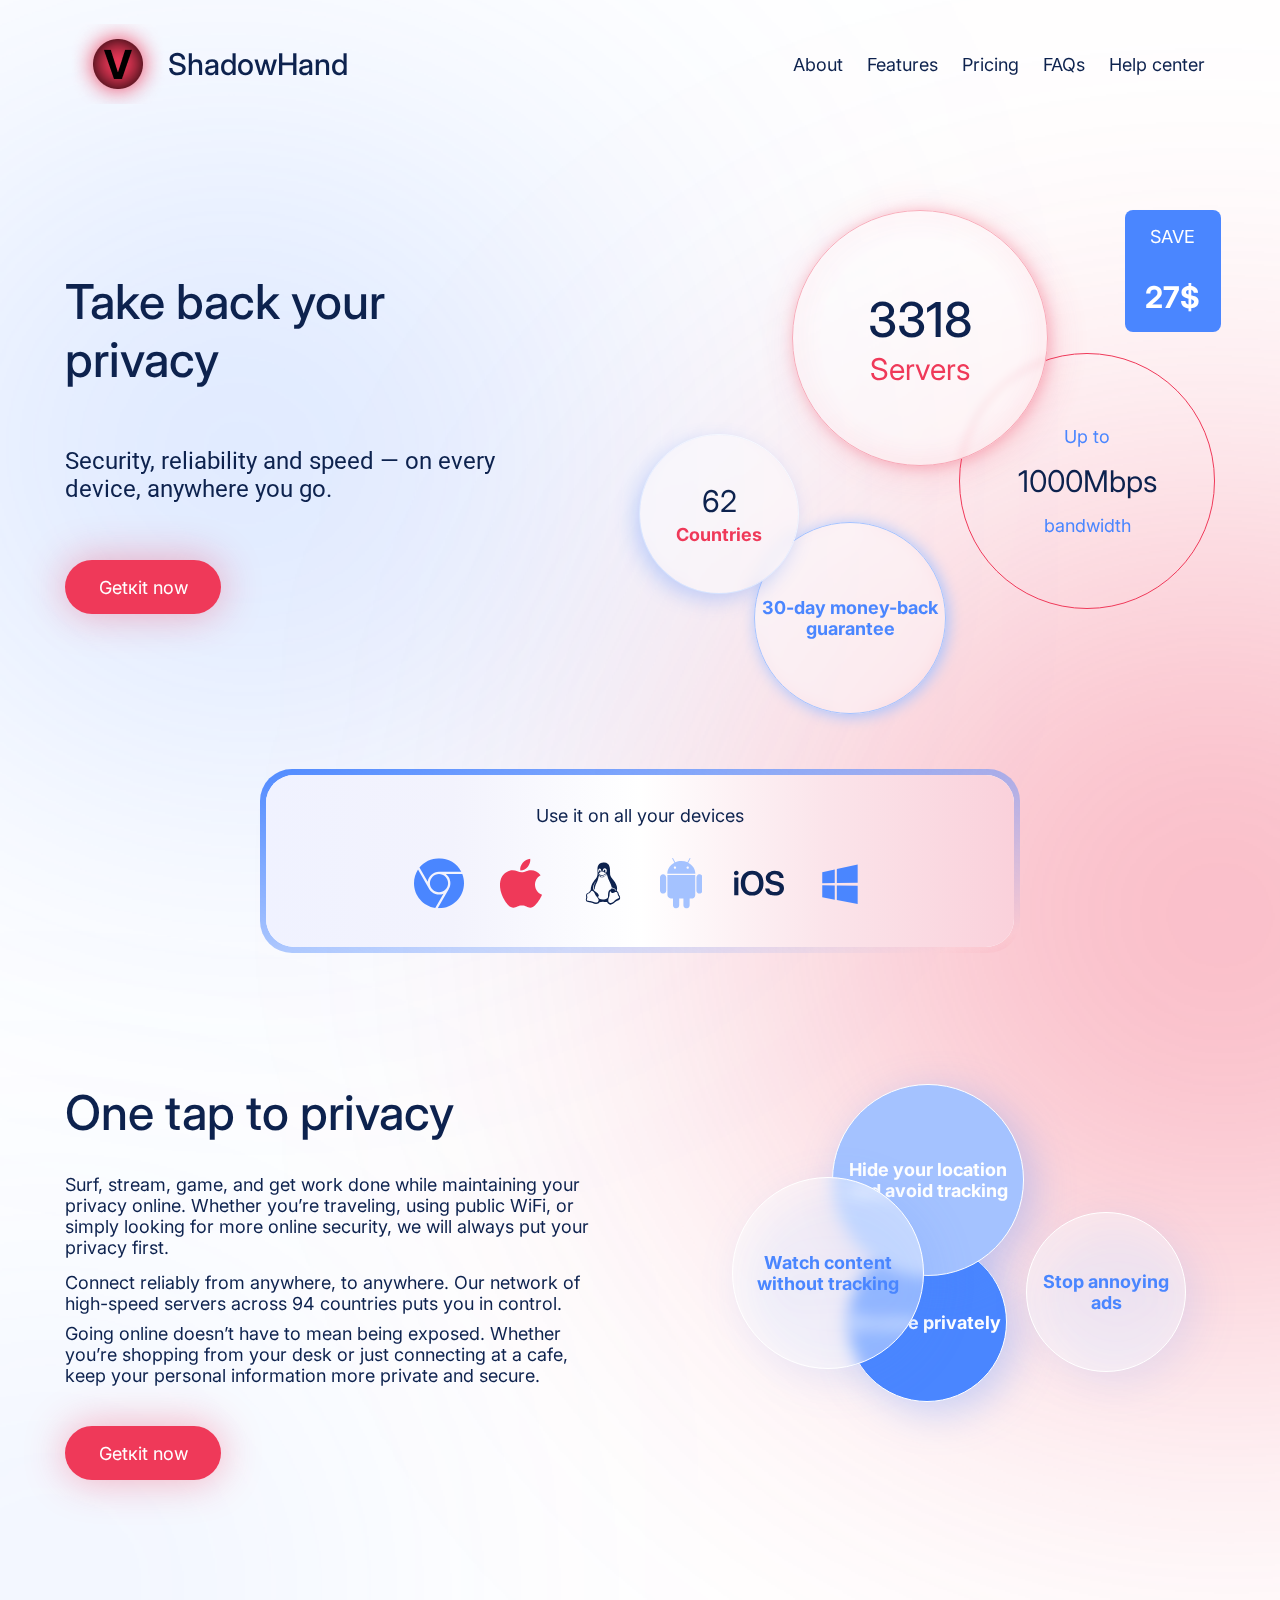
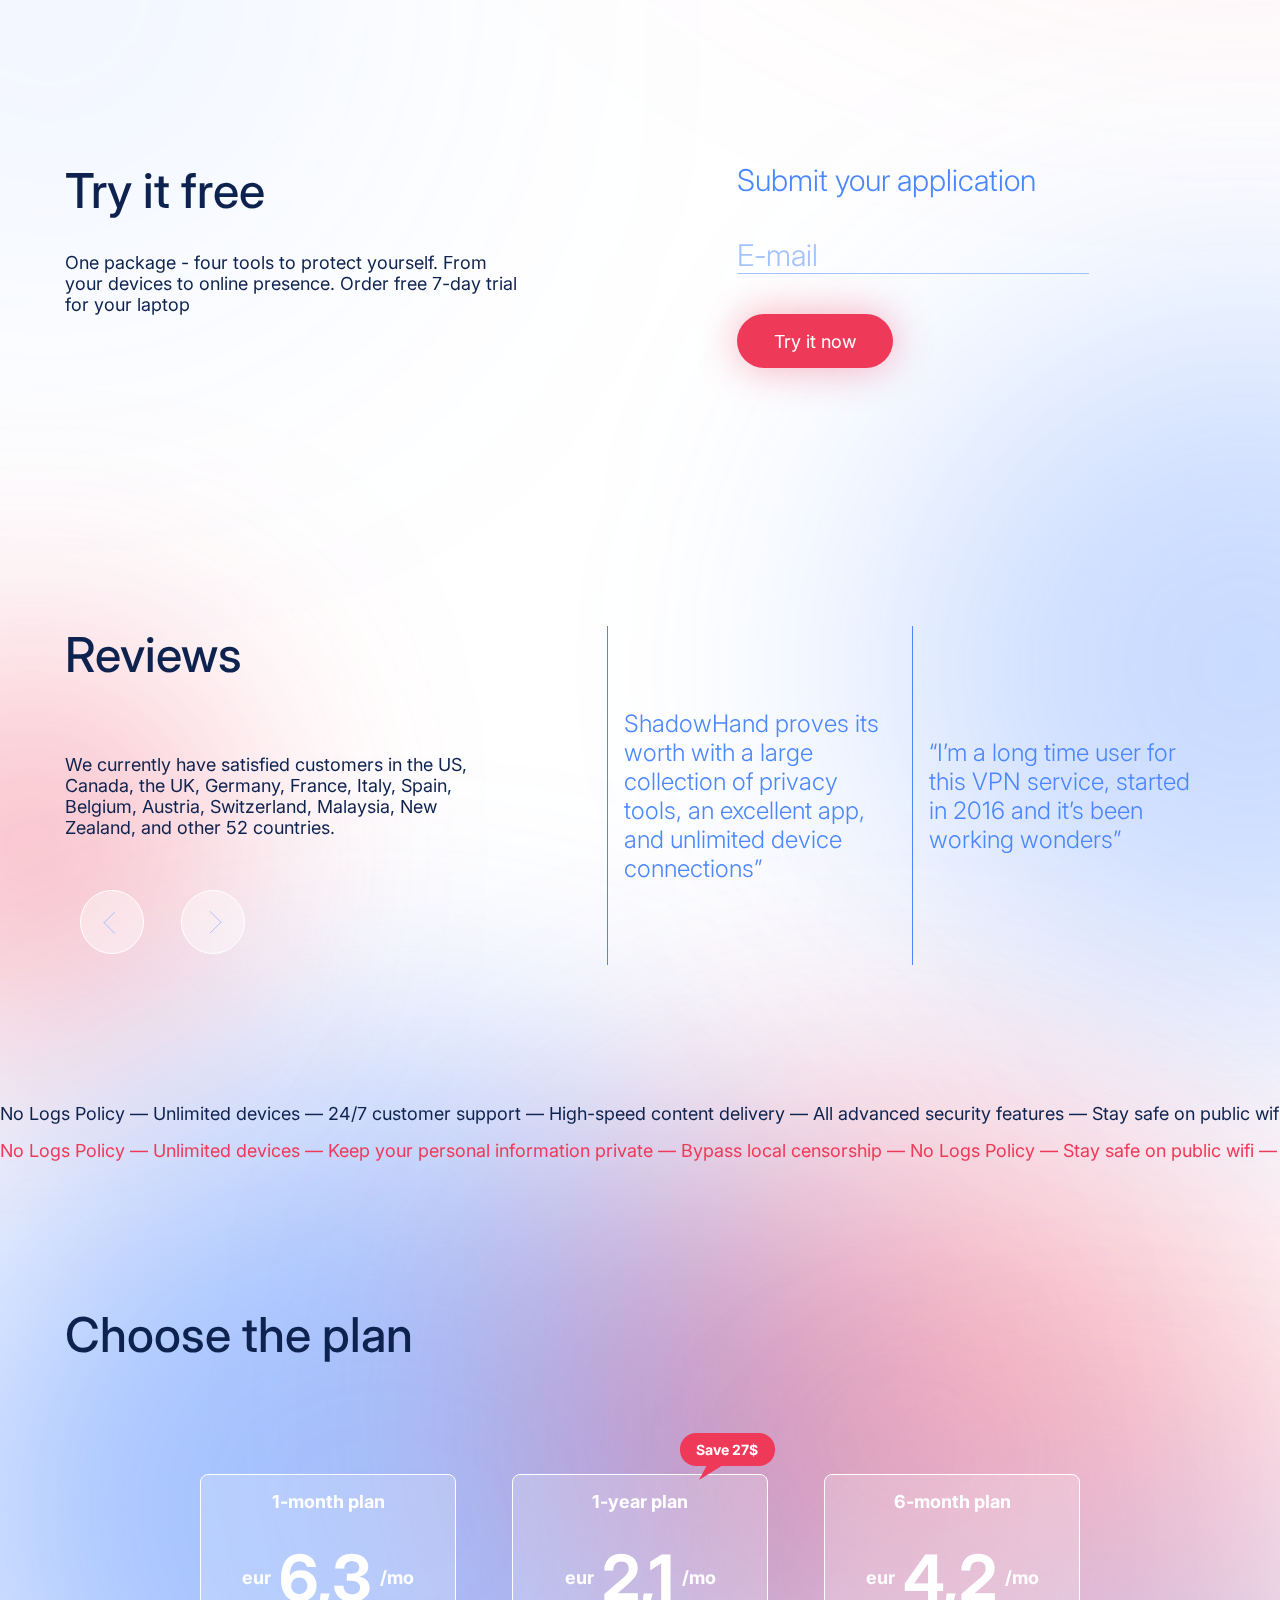
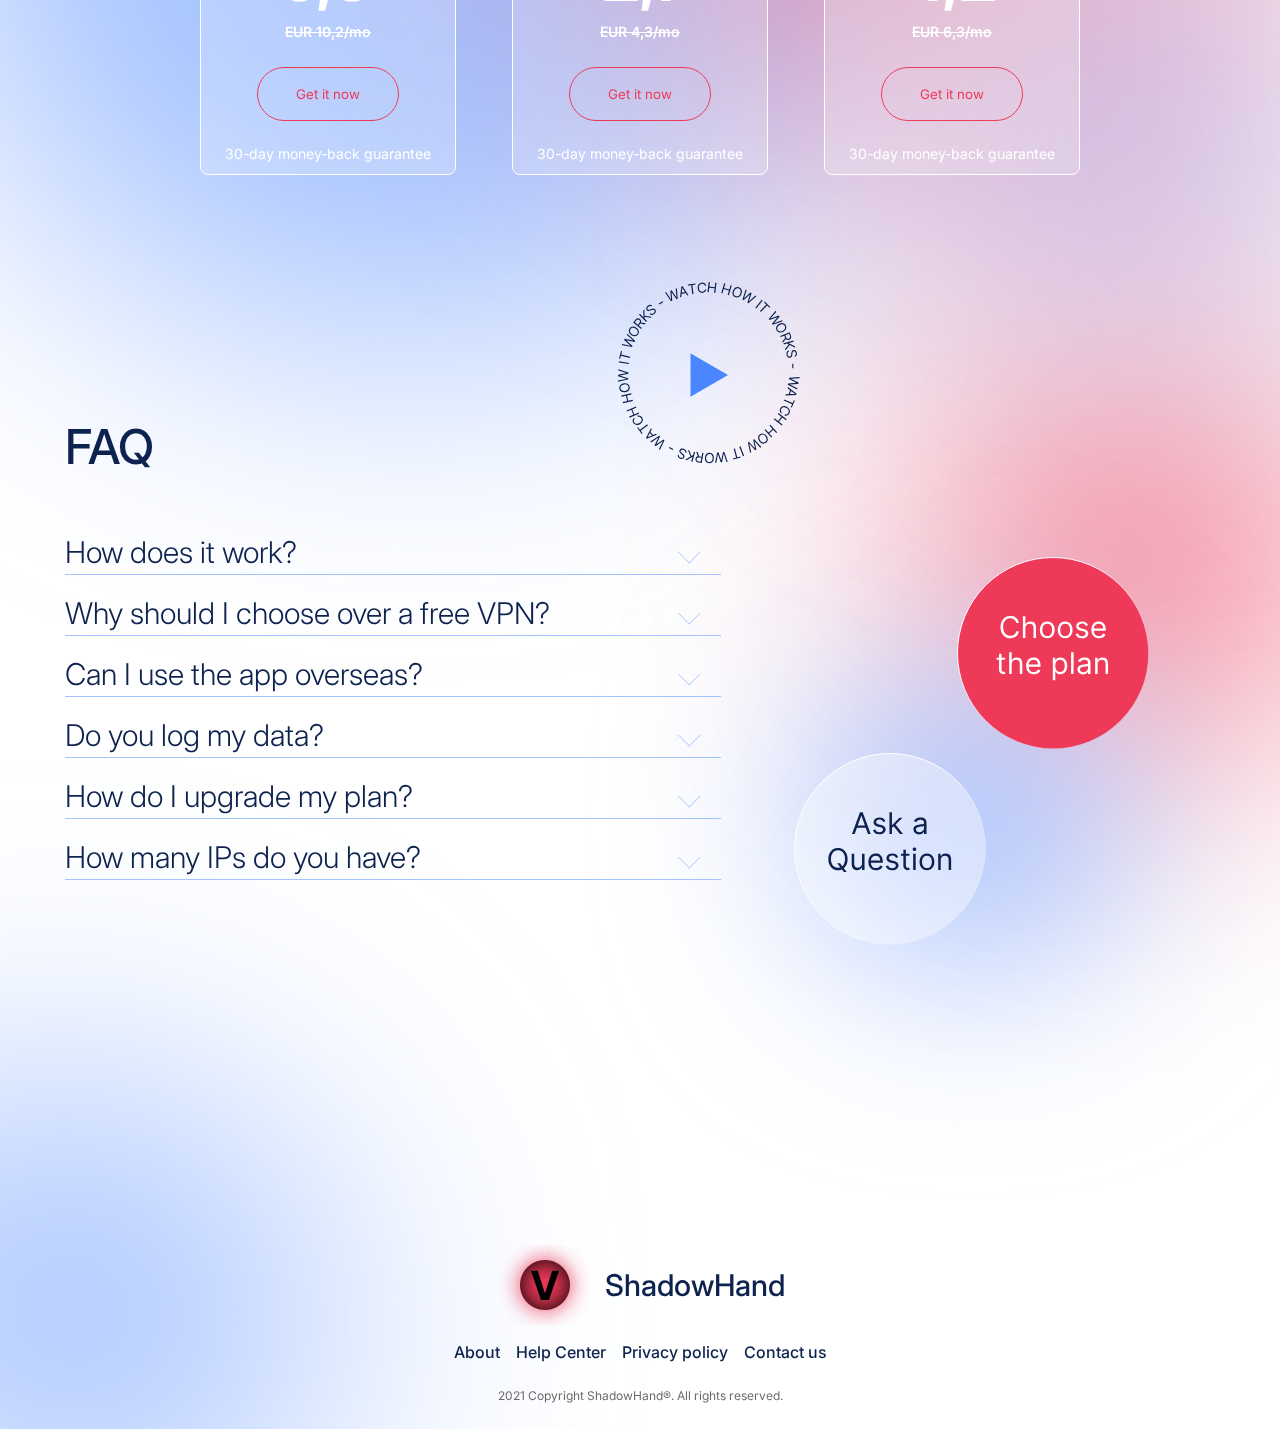
<file: index.html>
<!DOCTYPE html>
<html lang="en">
<head>
	<meta charset="UTF-8">
	<meta name="viewport" content="width=device-width, initial-scale=1.0">
	<title>ShadowHand</title>
	<!-- <link rel="stylesheet" href="https://cdn.jsdelivr.net/npm/swiper@10/swiper-bundle.min.css"/> -->
	<link rel="stylesheet" href="css/style.css">
</head>
<body>
	<div class="wrapper">
			<div class="bgr"></div>
			<div class="bgr2"></div>
			<div class="bgr3"></div>
			<div class="bgr4"></div>
			<div class="bgr5"></div>
			<div class="bgr6"></div>
			<header class="header">
				<div class="container header__container">
					<a href="#" class="header__logo">
						<img src="img/logo2 2.png" alt="">
						<h1>ShadowHand</h1>
					</a>
					<nav class=" header__menu menu">
						<div class="menu__icon">
							<span></span>
							<span></span>
							<span></span>
						</div>
						<div class="menu__body">
							<ul class="menu__list">
								<li class="menu__item"><a href="#popup" class="menu__link popup-link">About</a></li>
								<li class="menu__item"><a href="" class="menu__link">Features</a></li>
								<li class="menu__item"><a href="" class="menu__link">Pricing</a></li>
								<li class="menu__item"><a href="" class="menu__link">FAQs</a></li>
								<li class="menu__item"><a href="" class="menu__link">Help center</a></li>
							</ul>
						</div>
						<div class="space__cover"></div>
					</nav>
				</div>
			</header>
			<main class="main">
				<section class="main__cover cover">
					<div class="container">
						<div class="cover__content">
							<section class="cover__info info-cover block__info">
								<h2 class="info-cover__title block__title">Take back your privacy</h2>
								<p class="info-cover__text block__text">Security, reliability and speed — on every device, anywhere you go.</p>
								<a href="#" class="info-cover__button block__button">Getкit now</a>
							</section>
							<div class="cover__bubbles bubbles block-bubbles">
								<div class="bubbles__item item-bubble item-bubble--big1 block-bubbles__item layer" data-speed="2">
									<div>
										<h2>3318</h2>
										<span>Servers</span>
									</div>
								</div>
								<div class="bubbles__item item-bubble item-bubble--big2 block-bubbles__item layer" data-speed="5">
									<div>
										<span class="block-bubbles__label">Up to</span>
										<h3>1000Mbps</h3>
										<span class="block-bubbles__label">bandwidth</span>
									</div>
								</div>
								<div class="bubbles__item item-bubble block-bubbles__item block-bubbles__item--medium item-bubble--medium layer" data-speed="18">
									<div class="block-bubbles__label">30-day money-back <br>guarantee
									</div>
								</div>
								<div class="bubbles__item item-bubble item-bubble--small block-bubbles__item block-bubbles__item--small layer" data-speed="20">
									<div>
										<h4>62</h4>
										<span class="block-bubbles__label">Countries</span>
									</div>
								</div>
								<a href="#plan" class="bubbles__label label">
									<span class="label__text">SAVE</span>
									<span class="label__price">27$</span>
								</a>
							</div>
						</div>
							<div class="swiper-button-prev"></div>
							<div class="swiper-button-next"></div>
							<div class="swiper-pagination"></div>
							<div class="swiper-scrollbar"></div>
					</div>
				</section>
				<section class="main__apps apps">
					<div class="container">
						<div class="apps__box">
							<section class="apps__content">
								<div class="apps__bgr"></div>
								<h4 class="apps__title">Use it on all your devices</h4>
								<div class="apps__logos">
									<img src="img/icons/1.svg" alt="">
									<img src="img/icons/2.svg" alt="">
									<img src="img/icons/3.svg" alt="">
									<img src="img/icons/4.svg" alt="">
									<img src="img/icons/5.svg" alt="">
									<img src="img/icons/6.svg" alt="">
								</div>
							</section>
						</div>
					</div>
				</section>
				<section class="main__privacy privacy">
					<div class="container">
						<div class="privacy__content">
							<section class="privacy__info info-privacy block__info">
								<h2 class="info-privacy__title block__title">One tap to privacy</h2>
								<div class="info-privacy__text block__text">
									<p>Surf, stream, game, and get work done while maintaining your privacy online. Whether you’re traveling, using public
									WiFi, or simply looking for more online security, we will always put your privacy first.</p>
									<p>Connect reliably from anywhere, to anywhere. Our network of high-speed servers across 94 countries puts you in control.</p>
									<p>Going online doesn’t have to mean being exposed. Whether you’re shopping from your desk or just connecting at a cafe, keep your personal information more private and secure.</p>
								</div>
								<a href="#" class="info-privacy__button block__button">Getкit now</a>
							</section>
							<div class="privacy__bubbles bubbles block-bubbles">
								<div class="bubbles__item block-bubbles__item block-bubbles__item--medium privacy-bubble__item--medium1" data-speed="8">
									<div class="block-bubbles__label">Hide your location <br>and avoid tracking
									</div>
								</div>
								<div class="bubbles__item block-bubbles__item block-bubbles__item--medium privacy-bubble__item--medium2" data-speed="8">
									<div class="block-bubbles__label">Watch content <br>without tracking
									</div>
								</div>
								<div class="bubbles__item block-bubbles__item block-bubbles__item--small privacy-bubble__item--small1"
									data-speed="6">
									<div class="block-bubbles__label">Stop annoying <br>ads</div>
								</div>
								<div class="bubbles__item block-bubbles__item block-bubbles__item--small privacy-bubble__item--small2" data-speed="6">
									<div class="block-bubbles__label">Browse privately</div>
								</div>
							</div>
						</div>
					</div>
				</section>
				<section class="main__try try">
					<div class="container">
						<div class="try__content content-try">
							<section class="content-try__info block__info">
								<h3 class="content-try__title block__title">Try it free</h3>
								<p class="content-try__text block__text">One package - four tools to protect yourself. From your devices to online presence. Order free 7-day trial for your
								laptop</p>
							</section>
							<div class="content-try__subscribe subscribe">
								<p class="subscribe__label">Submit your application</p>
								<input name="form" type="email" placeholder="E-mail" class="subscribe__input">
								<a href="#" class="subscribe__button block__button">Try it now</a>
							</div>
						</div>
					</div>
				</section>
				<section class="main__reviews reviews">
					<div class="container">
						<div class="reviews__content">
							<div class="reviews__info block__info">
								<h4 class="reviews__title block__title">Reviews</h4>
								<p class="reviews__text block__text">We currently have satisfied customers in the US, Canada, the UK, Germany, France, Italy, Spain, Belgium, Austria,
								Switzerland, Malaysia, New Zealand, and other 52 countries.</p>
								<div class="slider-reviews__buttons">
									<button class="slider-reviews__prev">
										<svg width="23" height="23" viewBox="0 0 23 23" fill="none" xmlns="http://www.w3.org/2000/svg">
											<g id="arrow">
												<line id="Line 3" x1="0.726097" y1="12.0398" x2="12.0398" y2="0.72614" stroke="#A4C2FF" />
												<line id="Line 4" x1="12.0398" y1="22.6464" x2="0.72611" y2="11.3327" stroke="#A4C2FF" />
											</g>
										</svg>
									</button>
									<button class="slider-reviews__next">
										<svg width="23" height="23" viewBox="0 0 23 23" xmlns="http://www.w3.org/2000/svg">
											<g id="arrow">
												<line id="Line 3" x1="22.2739" y1="10.9602" x2="10.9602" y2="22.2739" stroke="#A4C2FF" />
												<line id="Line 4" x1="10.9602" y1="0.353554" x2="22.2739" y2="11.6673" stroke="#A4C2FF" />
											</g>
										</svg>
									</button>
								</div>
							</div>
							<div class="reviews__slider slider-reviews">
								<div class="slider-reviews__line">
									<div class="slider-reviews__slide slide-review">
										<p>
											ShadowHand proves its worth with a large collection of privacy tools, an
												excellent
												app, and unlimited device
												connections”
										</p>
									</div>
									<div class="slider-reviews__slide slide-review">
										<p>
											“I’m a long time user for this VPN service, started in 2016 and it’s been working
												wonders”
										</p>
									</div>
									<div class="slider-reviews__slide slide-review">
										Lorem ipsum dolor sit amet consectetur adipisicing elit. Ut beatae, quod possimus doloribus inventore id officia! Sint nobis ut incidunt adipisci expedita cupiditate qui, reprehenderit illo totam eos vel quae.
									</div>
									<div class="slider-reviews__slide slide-review">
										<p>Lorem ipsum dolor, sit amet consectetur adipisicing elit. Quod, quidem? Quos doloribus assumenda, unde inventore optio accusamus id blanditiis soluta omnis itaque, nesciunt delectus sunt ipsum nobis officiis, quod ipsam.</p>
									</div>
									<div class="slider-reviews__slide slide-review">
									“I’m a long time user for this VPN service, started in 2016 and it’s been working
									wonders”
									ShadowHand proves its worth with a large collection of privacy tools, an
										excellent
										app, and unlimited device
										connections”
									</div>
									<div class="slider-reviews__slide slide-review">
										“I’m a long time user for this VPN service, started in 2016 and it’s been working
										wonders”
									</div>
								</div>
							</div>
						</div>
					</div>
				</section>
				<div class="main__running running">
					<div class="running__black">
						<p>No Logs Policy — Unlimited devices — 24/7 customer support — High-speed content delivery — All advanced security
						features — Stay safe on public wifi — Based in Switzerland —</p>
						<p>No Logs Policy — Unlimited devices — 24/7 customer support — High-speed content delivery — All advanced security
						features — Stay safe on public wifi — Based in Switzerland —</p> 
					</div>
					<div class="running__red">
						<p>
							No Logs Policy — Unlimited devices — Keep your personal information private — Bypass local censorship — No Logs Policy — Stay safe on public wifi — Based in Switzerland —
						</p>
						<p>
							No Logs Policy — Unlimited devices — Keep your personal information private — Bypass local censorship — No Logs Policy
							— Stay safe on public wifi — Based in Switzerland —
						</p>
				</div>
				</div>
				<section class="main__plan plan" id="plan">
					<div class="container">
						<div class="plan__content">
							<h5 class="plan__title block__title">Choose the plan</h5>
							<div class="plan__cards cards-plan">
								<a href="#" class="cards-plan__item item-plan">
									<div class="item-plan__content">
										<div class="item-plan__label">1-month plan</div>
										<div class="item-plan__price">
											eur <span>6,3</span> /mo
										</div>
										<div class="item-plan__discount">EUR 10,2/mo</div>
										<button class="item-plan__button">Get it now</button>
										<div class="item-plan__quote">30-day money-back guarantee</div>
									</div>
								</a>
								<a href="#" class="cards-plan__item item-plan item-plan--2">
									<div class="item-plan--2__dialogue">Save 27$</div>
									<div class="item-plan__content">
										<div class="item-plan__label">1-year plan</div>
										<div class="item-plan__price">
											eur <span>2,1</span> /mo
										</div>
										<div class="item-plan__discount">EUR 4,3/mo</div>
										<button class="item-plan__button">Get it now</button>
										<div class="item-plan__quote">30-day money-back guarantee</div>
									</div>
								</a>
								<a href="#" class="cards-plan__item item-plan">
									<div class="item-plan__content">
										<div class="item-plan__label">6-month plan</div>
										<div class="item-plan__price">
											eur <span>4,2</span> /mo
										</div>
										<div class="item-plan__discount">EUR 6,3/mo</div>
										<button class="item-plan__button">Get it now</button>
										<div class="item-plan__quote">30-day money-back guarantee</div>
									</div>
								</a>
							</div>
						</div>
					</div>
				</section>
				<div class="main__video video">
					<div class="video__content">
						<a href="#popup" class="video__button popup-link">
							<svg width="194" height="194" viewBox="0 0 194 194" fill="none" xmlns="http://www.w3.org/2000/svg">
								<path
									d="M177.169 101.75L176.921 102.999L184.442 106.784L184.426 106.862L176.03 107.485L175.782 108.733L185.226 113.448L185.47 112.219L177.751 108.516L177.771 108.419L186.327 107.909L186.598 106.543L178.887 102.801L178.906 102.704L187.454 102.233L187.699 101.004L177.169 101.75Z"
									fill="#0D224E" />
								<path
									d="M175.616 112.347L178.05 114.202L176.794 118.122L173.735 118.217L173.341 119.448L184.178 118.995L184.566 117.783L176.011 111.116L175.616 112.347ZM178.973 114.905L182.85 117.859L182.826 117.935L177.954 118.086L178.973 114.905Z"
									fill="#0D224E" />
								<path
									d="M181.874 124.181L180.583 127.111L172.267 123.446L171.769 124.574L180.086 128.239L178.795 131.169L179.795 131.61L182.875 124.622L181.874 124.181Z"
									fill="#0D224E" />
								<path
									d="M172.449 139.39C174.442 140.119 176.35 139.301 177.385 137.534C178.702 135.286 177.924 132.641 175.144 131.012C172.364 129.384 169.676 129.999 168.359 132.247C167.324 134.014 167.544 136.079 169.154 137.46L169.778 136.396C168.71 135.425 168.671 133.996 169.355 132.83C170.289 131.234 172.259 130.705 174.541 132.042C176.823 133.379 177.325 135.355 176.39 136.951C175.706 138.118 174.441 138.782 173.072 138.326L172.449 139.39Z"
									fill="#0D224E" />
								<path
									d="M166.565 136.967L165.814 137.945L169.428 140.717L166.123 145.025L162.51 142.253L161.759 143.231L169.837 149.429L170.588 148.45L166.991 145.69L170.295 141.383L173.893 144.143L174.643 143.165L166.565 136.967Z"
									fill="#0D224E" />
								<path
									d="M158.343 148.717L157.431 149.547L160.496 152.915L156.48 156.568L153.415 153.2L152.503 154.03L159.355 161.561L160.267 160.731L157.216 157.378L161.232 153.724L164.283 157.078L165.195 156.248L158.343 148.717Z"
									fill="#0D224E" />
								<path
									d="M147.285 165.125C149.142 167.758 151.844 168.311 153.973 166.809C156.102 165.308 156.488 162.577 154.631 159.945C152.774 157.312 150.073 156.76 147.944 158.261C145.815 159.763 145.429 162.493 147.285 165.125ZM148.261 164.438C146.736 162.276 147.097 160.27 148.609 159.204C150.12 158.138 152.131 158.471 153.656 160.632C155.18 162.794 154.819 164.801 153.308 165.866C151.797 166.932 149.785 166.599 148.261 164.438Z"
									fill="#0D224E" />
								<path
									d="M142.292 163.275L141.157 163.852L142.835 172.102L142.764 172.138L137.081 165.927L135.947 166.504L138.084 176.841L139.201 176.273L137.336 167.917L137.424 167.872L143.118 174.279L144.358 173.648L142.528 165.274L142.617 165.229L148.275 171.654L149.391 171.086L142.292 163.275Z"
									fill="#0D224E" />
								<path d="M130.946 180.185L132.097 179.743L128.449 170.238L127.298 170.68L130.946 180.185Z" fill="#0D224E" />
								<path
									d="M128.361 180.5L125.267 181.326L122.923 172.545L121.732 172.863L124.076 181.644L120.983 182.47L121.265 183.527L128.643 181.557L128.361 180.5Z"
									fill="#0D224E" />
								<path
									d="M112.304 175.936L111.034 176.014L109.291 184.251L109.212 184.256L106.469 176.296L105.198 176.375L103.048 186.709L104.298 186.632L105.91 178.224L106.01 178.218L108.685 186.361L110.074 186.275L111.726 177.864L111.825 177.858L114.461 186.004L115.711 185.926L112.304 175.936Z"
									fill="#0D224E" />
								<path
									d="M92.9108 181.789C92.6996 185.003 94.4531 187.131 97.0526 187.302C99.6522 187.473 101.669 185.592 101.88 182.378C102.091 179.163 100.338 177.035 97.7382 176.864C95.1387 176.694 93.1219 178.574 92.9108 181.789ZM94.1014 181.867C94.2747 179.228 95.8172 177.894 97.6626 178.015C99.5081 178.136 100.863 179.66 100.689 182.3C100.516 184.939 98.9737 186.272 97.1282 186.151C95.2828 186.03 93.928 184.506 94.1014 181.867Z"
									fill="#0D224E" />
								<path
									d="M91.4403 177.05L90.2249 176.842L89.5546 180.762L87.3592 180.387C87.271 180.372 87.1877 180.358 87.1035 180.348L85.6577 176.061L84.2464 175.82L85.8064 180.353C84.4528 180.571 83.6765 181.512 83.4486 182.845C83.1453 184.619 83.9809 186.104 86.3331 186.506L89.7242 187.086L91.4403 177.05ZM89.3669 181.86L88.6933 185.8L86.5567 185.435C84.9297 185.156 84.4382 184.255 84.6443 183.05C84.8504 181.844 85.6034 181.216 87.2107 181.491L89.3669 181.86Z"
									fill="#0D224E" />
								<path
									d="M83.1491 176.121L81.9628 175.785L81.0632 178.961L79.4485 179.992L77.3325 174.473L75.8975 174.067L78.4883 180.608L73.1227 183.863L74.6725 184.302L80.4498 180.689L80.5646 180.721L79.1881 185.581L80.3744 185.917L83.1491 176.121Z"
									fill="#0D224E" />
								<path
									d="M66.9717 179.314L65.8626 178.874C65.3469 180.322 66.2404 181.912 68.0704 182.638C69.8819 183.357 71.7232 182.868 72.3539 181.278C72.86 180.003 72.2364 178.878 70.9263 177.866L69.8938 177.071C69.0057 176.398 68.2577 175.695 68.6318 174.752C69.0425 173.717 70.312 173.429 71.6244 173.95C72.752 174.397 73.5521 175.292 73.2192 176.401L74.4022 176.87C74.9073 175.274 74.0684 173.721 72.0351 172.915C69.8539 172.049 68.1387 172.759 67.53 174.294C66.826 176.068 68.2807 177.309 69.1577 177.956L70.0163 178.596C70.6453 179.06 71.6262 179.877 71.2228 180.893C70.8635 181.799 69.7677 182.135 68.5107 181.636C67.3647 181.181 66.7122 180.291 66.9717 179.314Z"
									fill="#0D224E" />
								<path d="M56.8945 171.879L60.7709 174.074L61.3098 173.122L57.4334 170.927L56.8945 171.879Z" fill="#0D224E" />
								<path
									d="M52.4616 164.362L51.4986 163.53L44.4931 168.199L44.4329 168.147L48.0381 160.539L47.0751 159.707L38.311 165.59L39.2589 166.409L46.2912 161.526L46.3664 161.591L42.584 169.283L43.6372 170.193L50.6996 165.336L50.7749 165.401L46.9624 173.067L47.9103 173.886L52.4616 164.362Z"
									fill="#0D224E" />
								<path
									d="M43.9878 157.722L41.1743 158.926L38.3822 155.901L39.8063 153.193L38.9295 152.243L33.9838 161.896L34.8471 162.831L44.8646 158.672L43.9878 157.722ZM40.1076 159.383L35.6261 161.3L35.5721 161.242L37.8415 156.928L40.1076 159.383Z"
									fill="#0D224E" />
								<path
									d="M30.5951 157.317L28.6834 154.749L35.9738 149.323L35.2376 148.333L27.9473 153.76L26.0356 151.191L25.1582 151.844L29.7177 157.97L30.5951 157.317Z"
									fill="#0D224E" />
								<path
									d="M22.0367 141.663C20.4209 143.038 20.1938 145.102 21.2226 146.873C22.5311 149.126 25.2167 149.75 28.0025 148.132C30.7882 146.514 31.5761 143.872 30.2677 141.619C29.2389 139.848 27.3337 139.023 25.3384 139.745L25.9576 140.811C27.3284 140.36 28.5911 141.029 29.2703 142.198C30.1992 143.798 29.6902 145.772 27.4032 147.101C25.1161 148.429 23.1489 147.893 22.22 146.294C21.5407 145.124 21.5849 143.696 22.656 142.729L22.0367 141.663Z"
									fill="#0D224E" />
								<path
									d="M27.0365 137.76L26.5562 136.624L22.362 138.398L20.2471 133.398L24.4414 131.624L23.9611 130.489L14.5836 134.455L15.0639 135.59L19.2398 133.824L21.3547 138.824L17.1787 140.591L17.659 141.726L27.0365 137.76Z"
									fill="#0D224E" />
								<path
									d="M20.9253 124.973L20.6528 123.771L16.2114 124.777L15.0117 119.482L19.4531 118.476L19.1806 117.274L9.25054 119.524L9.523 120.726L13.945 119.724L15.1447 125.019L10.7227 126.021L10.9952 127.223L20.9253 124.973Z"
									fill="#0D224E" />
								<path
									d="M12.097 107.212C8.89035 107.522 7.07299 109.595 7.32373 112.188C7.57447 114.781 9.7555 116.469 12.9621 116.158C16.1688 115.848 17.9861 113.775 17.7354 111.182C17.4847 108.589 15.3036 106.901 12.097 107.212ZM12.2118 108.399C14.8444 108.145 16.4093 109.452 16.5873 111.293C16.7653 113.133 15.4799 114.716 12.8473 114.971C10.2147 115.225 8.64979 113.918 8.47178 112.077C8.29378 110.237 9.57922 108.654 12.2118 108.399Z"
									fill="#0D224E" />
								<path
									d="M16.1344 103.576L16.1983 102.305L8.2075 99.654L8.21149 99.5746L16.4276 97.7371L16.4914 96.466L6.46202 93.1748L6.3992 94.4261L14.5747 96.9671L14.5697 97.0664L6.17882 98.8154L6.10902 100.206L14.2825 102.786L14.2775 102.886L5.88864 104.595L5.82582 105.846L16.1344 103.576Z"
									fill="#0D224E" />
								<path d="M7.07634 85.335L6.88719 86.5534L16.9485 88.1154L17.1376 86.897L7.07634 85.335Z" fill="#0D224E" />
								<path
									d="M8.09273 82.7245L8.91843 79.6311L17.6991 81.9749L18.0171 80.7836L9.23641 78.4399L10.0621 75.3465L9.00536 75.0644L7.03598 82.4424L8.09273 82.7245Z"
									fill="#0D224E" />
								<path
									d="M19.9786 71.1211L20.5432 69.9805L14.2689 64.3669L14.3042 64.2956L22.5725 65.8815L23.1372 64.7409L15.2476 57.7284L14.6917 58.8512L21.1794 64.4374L21.1353 64.5265L12.7419 62.7899L12.1242 64.0374L18.5943 69.6592L18.5502 69.7483L10.1744 67.976L9.61851 69.0988L19.9786 71.1211Z"
									fill="#0D224E" />
								<path
									d="M24.3664 51.6669C21.6806 49.888 18.9628 50.3539 17.5243 52.5258C16.0857 54.6978 16.7171 57.3819 19.403 59.1609C22.0888 60.9398 24.8066 60.4739 26.2451 58.3019C27.6837 56.13 27.0523 53.4459 24.3664 51.6669ZM23.7076 52.6617C25.9127 54.1222 26.3048 56.1231 25.2835 57.665C24.2623 59.2069 22.2669 59.6266 20.0618 58.1661C17.8567 56.7056 17.4646 54.7046 18.4859 53.1627C19.5071 51.6208 21.5025 51.2012 23.7076 52.6617Z"
									fill="#0D224E" />
								<path
									d="M29.0629 52.9124L29.845 51.9593L26.7706 49.4361L28.1836 47.7145C28.2404 47.6453 28.294 47.5799 28.3437 47.5115L32.7846 48.3776L33.6929 47.2708L28.9814 46.3819C29.4625 45.0981 29.0287 43.9575 27.9834 43.0996C26.5922 41.9578 24.8887 41.949 23.3748 43.7937L21.1923 46.4531L29.0629 52.9124ZM25.9098 48.7297L22.8199 46.1939L24.1951 44.5183C25.2422 43.2424 26.2685 43.2614 27.2139 44.0373C28.1593 44.8132 28.332 45.7782 27.2975 47.0387L25.9098 48.7297Z"
									fill="#0D224E" />
								<path
									d="M34.1772 45.9307L35.0554 45.0652L32.7381 42.714L32.6395 40.8009L38.4829 41.6871L39.5452 40.6401L32.5775 39.6614L32.3981 33.3884L31.2508 34.5191L31.5389 41.3272L31.4539 41.411L27.9082 37.8134L27.0301 38.6789L34.1772 45.9307Z"
									fill="#0D224E" />
								<path
									d="M39.1675 30.455L40.098 29.7081C39.0938 28.5443 37.27 28.5355 35.7346 29.7678C34.2147 30.9876 33.73 32.8301 34.8004 34.1638C35.6593 35.234 36.9451 35.2475 38.4721 34.6084L39.6732 34.1034C40.6974 33.6639 41.6784 33.3611 42.3132 34.1521C43.0102 35.0206 42.6333 36.2666 41.5321 37.1503C40.5861 37.9096 39.4125 38.163 38.613 37.3257L37.6204 38.1223C38.759 39.3504 40.5232 39.388 42.2292 38.0188C44.0593 36.5501 44.2893 34.708 43.2562 33.4208C42.0612 31.9319 40.264 32.5838 39.2678 33.0264L38.2871 33.4565C37.5732 33.7744 36.3782 34.2235 35.6936 33.3705C35.0837 32.6105 35.3335 31.4921 36.3882 30.6457C37.3497 29.8739 38.4459 29.7464 39.1675 30.455Z"
									fill="#0D224E" />
								<path d="M50.6262 25.2856L46.8077 27.5795L47.3709 28.5171L51.1895 26.2232L50.6262 25.2856Z" fill="#0D224E" />
								<path
									d="M59.0324 25.1957L60.2306 24.7665L59.6102 16.3703L59.6851 16.3435L64.5366 23.2242L65.7348 22.795L64.9225 12.2707L63.743 12.6932L64.5361 21.2176L64.4425 21.2511L59.6055 14.1751L58.295 14.6445L59.0507 23.1824L58.957 23.2159L54.1575 16.1265L52.9781 16.549L59.0324 25.1957Z"
									fill="#0D224E" />
								<path
									d="M69.266 20.9291L69.616 17.8892L73.6272 16.9643L75.2731 19.5439L76.5327 19.2535L70.6018 10.1721L69.3616 10.458L68.0064 21.2195L69.266 20.9291ZM69.7481 16.7363L70.3049 11.8936L70.3824 11.8757L73.0036 15.9856L69.7481 16.7363Z"
									fill="#0D224E" />
								<path
									d="M75.988 9.5242L79.1654 9.13038L80.2833 18.1494L81.5069 17.9978L80.389 8.97872L83.5664 8.5849L83.4318 7.49945L75.8535 8.43876L75.988 9.5242Z"
									fill="#0D224E" />
								<path
									d="M94.2575 9.76741C93.8636 7.68232 92.1837 6.4623 90.1354 6.47812C87.5304 6.49823 85.6568 8.52128 85.6816 11.7428C85.7065 14.9643 87.6112 16.9581 90.2162 16.938C92.2644 16.9222 93.9253 15.6764 94.287 13.5855L93.0541 13.595C92.7667 15.0092 91.5595 15.7742 90.2073 15.7847C88.3579 15.7989 86.8952 14.3784 86.8748 11.7336C86.8544 9.08875 88.295 7.64577 90.1443 7.63149C91.4966 7.62105 92.7154 8.36734 93.0246 9.77693L94.2575 9.76741Z"
									fill="#0D224E" />
								<path
									d="M95.4538 16.0329L96.678 16.1799L97.2208 11.6583L102.611 12.3054L102.068 16.8269L103.292 16.9739L104.506 6.86465L103.282 6.7177L102.741 11.2195L97.3512 10.5724L97.8916 6.07062L96.6674 5.92366L95.4538 16.0329Z"
									fill="#0D224E" />
								<path
									d="M109.27 16.9698L110.449 17.3282L111.773 12.9708L116.968 14.5489L115.644 18.9062L116.824 19.2646L119.783 9.52245L118.604 9.16406L117.286 13.5024L112.091 11.9243L113.409 7.58599L112.229 7.2276L109.27 16.9698Z"
									fill="#0D224E" />
								<path
									d="M129.306 18.144C130.627 15.2057 129.728 12.5992 127.352 11.5309C124.976 10.4626 122.429 11.5198 121.108 14.4581C119.787 17.3964 120.687 20.003 123.063 21.0712C125.439 22.1395 127.985 21.0823 129.306 18.144ZM128.218 17.6547C127.134 20.067 125.222 20.7776 123.536 20.0192C121.849 19.2609 121.112 17.3597 122.196 14.9474C123.281 12.5351 125.192 11.8245 126.879 12.5829C128.566 13.3413 129.303 15.2424 128.218 17.6547Z"
									fill="#0D224E" />
								<path
									d="M130.505 23.4555L131.576 24.1427L137.848 18.5265L137.915 18.5694L135.426 26.6121L136.497 27.2993L144.338 20.2322L143.283 19.5558L137.015 25.387L136.931 25.3333L139.584 17.1829L138.412 16.4313L132.111 22.2411L132.027 22.1874L134.713 14.0585L133.659 13.3821L130.505 23.4555Z"
									fill="#0D224E" />
								<path d="M150.644 24.5171L149.68 23.7489L143.336 31.7128L144.3 32.481L150.644 24.5171Z" fill="#0D224E" />
								<path
									d="M152.048 26.3854L154.337 28.6245L147.981 35.1204L148.862 35.9827L155.218 29.4868L157.507 31.7259L158.271 30.9441L152.813 25.6036L152.048 26.3854Z"
									fill="#0D224E" />
								<path
									d="M156.715 42.8763L157.43 43.9296L165.406 41.2349L165.45 41.3008L159.997 47.7149L160.711 48.7682L170.701 45.357L169.997 44.3202L161.94 47.214L161.884 47.1317L167.53 40.683L166.749 39.5309L158.669 42.3918L158.614 42.3095L164.282 35.8937L163.579 34.8569L156.715 42.8763Z"
									fill="#0D224E" />
								<path
									d="M171.257 55.8563C174.122 54.3844 175.046 51.7862 173.855 49.4689C172.665 47.1516 170.015 46.3889 167.15 47.8608C164.284 49.3328 163.36 51.931 164.551 54.2483C165.741 56.5656 168.391 57.3283 171.257 55.8563ZM170.711 54.795C168.359 56.0035 166.422 55.3664 165.577 53.7213C164.732 52.0762 165.342 50.1306 167.695 48.9222C170.047 47.7137 171.984 48.3508 172.829 49.9959C173.674 51.641 173.064 53.5865 170.711 54.795Z"
									fill="#0D224E" />
								<path
									d="M168.154 59.9003L168.595 61.0514L172.309 59.6263L173.107 61.7057C173.139 61.7892 173.169 61.8681 173.204 61.9452L170.256 65.3773L170.769 66.714L173.871 63.0579C174.749 64.1108 175.955 64.2976 177.217 63.8131C178.897 63.1682 179.747 61.6918 178.892 59.4639L177.659 56.252L168.154 59.9003ZM173.348 59.2272L177.08 57.795L177.857 59.8187C178.448 61.3596 177.924 62.2423 176.782 62.6805C175.641 63.1188 174.716 62.7919 174.132 61.2695L173.348 59.2272Z"
									fill="#0D224E" />
								<path
									d="M171.487 67.2195L171.81 68.4095L174.996 67.5461L176.711 68.4L173.069 73.0545L173.459 74.494L177.734 68.9057L183.286 71.8309L182.865 70.2761L176.793 67.1827L176.762 67.0675L181.637 65.7463L181.315 64.5563L171.487 67.2195Z"
									fill="#0D224E" />
								<path
									d="M182.616 79.677L182.804 80.8553C184.312 80.5598 185.224 78.98 184.914 77.0357C184.608 75.1111 183.248 73.7771 181.559 74.0459C180.204 74.2616 179.555 75.3717 179.353 77.0148L179.197 78.3083C179.071 79.4157 178.848 80.4178 177.846 80.5772C176.746 80.7523 175.851 79.8074 175.629 78.413C175.438 77.2151 175.8 76.0701 176.923 75.7906L176.723 74.5337C175.092 74.9142 174.185 76.4278 174.529 78.5881C174.898 80.9055 176.384 82.0181 178.014 81.7587C179.899 81.4586 180.224 79.5745 180.333 78.4899L180.445 77.4249C180.523 76.6473 180.725 75.3868 181.805 75.2149C182.767 75.0617 183.615 75.8329 183.828 77.1684C184.022 78.386 183.589 79.4013 182.616 79.677Z"
									fill="#0D224E" />
								<path d="M181.41 92.1894L181.307 87.736L180.213 87.7614L180.316 92.2147L181.41 92.1894Z" fill="#0D224E" />
							</svg>
						</a>
					</div>
				</div>
				<section class="main__faq faq">
					<div class="container">
						<div class="faq__content">
							<div class="faq__info info-faq">
								<h5 class="info-faq__title">FAQ</h5>
								<div class="info-faq__accordeon accordeon">
									<div class="accordeon__question">
										<p>How does it work?</p>
										<svg xmlns="http://www.w3.org/2000/svg" width="23" height="23" viewBox="0 0 23 23" fill="none">
											<line x1="11.6673" y1="22.2736" x2="0.353578" y2="10.9599" stroke="#A4C2FF" />
											<line x1="22.2739" y1="10.9599" x2="10.9602" y2="22.2736" stroke="#A4C2FF" />
										</svg>
									</div>
									<div class="accordeon__answer">
										<p>
											<p>
												<a href="#popup" class="popup-link">The VPN acts </a>as an intermediary between the user getting online and connecting to the internet by hiding their IP
											address. Using a VPN creates a private, encrypted tunnel through which a user's device can access the internet while
											hiding their personal information, location, and other data.
											</p>
											<p>
												<a href="#popup" class="popup-link">The VPN acts </a>as an intermediary between the user getting online and connecting
												to the internet by hiding their IP
												address. Using a VPN creates a private, encrypted tunnel through which a user's device can access the internet while
												hiding their personal information, location, and other data.
											</p>
										</p>
									</div>
								</div>
								<div class="info-faq__accordeon accordeon">
									<div class="accordeon__question">
										<p>Why should I choose over a free VPN?</p>
										<svg xmlns="http://www.w3.org/2000/svg" width="23" height="23" viewBox="0 0 23 23" fill="none">
											<line x1="11.6673" y1="22.2736" x2="0.353578" y2="10.9599" stroke="#A4C2FF" />
											<line x1="22.2739" y1="10.9599" x2="10.9602" y2="22.2736" stroke="#A4C2FF" />
										</svg>
									</div>
									<div class="accordeon__answer">
										<p>
											Ultimately, the choice between a free and paid VPN depends on your priorities. If you prioritize security, speed, and
											reliable customer support, investing in a paid VPN service may be a better option. However, if your needs are minimal,
											and you are comfortable with potential limitations and risks, a free VPN might suffice for basic use. Always research
											and choose a VPN provider with a good reputation and transparent policies.
										</p>
									</div>
								</div>
								<div class="info-faq__accordeon accordeon">
									<div class="accordeon__question">
										<p>Can I use the app overseas?</p>
										<svg xmlns="http://www.w3.org/2000/svg" width="23" height="23" viewBox="0 0 23 23" fill="none">
											<line x1="11.6673" y1="22.2736" x2="0.353578" y2="10.9599" stroke="#A4C2FF" />
											<line x1="22.2739" y1="10.9599" x2="10.9602" y2="22.2736" stroke="#A4C2FF" />
										</svg>
									</div>
									<div class="accordeon__answer">
										<p>
											Yes, you can generally use a VPN app overseas. One of the primary purposes of a VPN (Virtual Private Network) is to
											provide a secure and encrypted connection to the internet, regardless of your physical location. Here are some
											considerations:
										</p>
									</div>
								</div>
								<div class="info-faq__accordeon accordeon">
									<div class="accordeon__question">
										<p>Do you log my data?</p>
										<svg xmlns="http://www.w3.org/2000/svg" width="23" height="23" viewBox="0 0 23 23" fill="none">
											<line x1="11.6673" y1="22.2736" x2="0.353578" y2="10.9599" stroke="#A4C2FF" />
											<line x1="22.2739" y1="10.9599" x2="10.9602" y2="22.2736" stroke="#A4C2FF" />
										</svg>
									</div>
									<div class="accordeon__answer">
										<p>
											No, I don't log your data. As of my last training cut-off in January 2022, I don't process personal data unless
											explicitly provided for the purpose of the conversation. My primary function is to provide information and answer
											questions to the best of my knowledge and abilities. Remember to avoid sharing sensitive personal information online and
											be cautious while interacting with AI models and other online platforms. If you have any specific concerns about
											privacy, it's essential to review the privacy policy of the platform or service you're using.
										</p>
									</div>
								</div>
								<div class="info-faq__accordeon accordeon">
									<div class="accordeon__question">
										<p>How do I upgrade my plan?</p>
										<svg xmlns="http://www.w3.org/2000/svg" width="23" height="23" viewBox="0 0 23 23" fill="none">
											<line x1="11.6673" y1="22.2736" x2="0.353578" y2="10.9599" stroke="#A4C2FF" />
											<line x1="22.2739" y1="10.9599" x2="10.9602" y2="22.2736" stroke="#A4C2FF" />
										</svg>
									</div>
									<div class="accordeon__answer">
										<p>
											Log in to your account using your username and password. If you don't have an account, you may need to sign up.
											Account Settings:
											
											Look for an "Account" or "Profile" section. This is typically where you can manage your subscription details.
											Subscription or Billing Section:
											
											Navigate to the "Subscription," "Billing," or a similar section. This is where you can usually find information about
											your current plan and upgrade options.
											Upgrade Option:
											
											Once you're in the appropriate section, there should be an option to upgrade your plan. This might involve selecting a
											higher-tier plan or confirming the changes you want to make.
										</p>
									</div>
								</div>
								<div class="info-faq__accordeon accordeon">
									<div class="accordeon__question">
										<p>How many IPs do you have?</p>
										<svg xmlns="http://www.w3.org/2000/svg" width="23" height="23" viewBox="0 0 23 23" fill="none">
											<line x1="11.6673" y1="22.2736" x2="0.353578" y2="10.9599" stroke="#A4C2FF" />
											<line x1="22.2739" y1="10.9599" x2="10.9602" y2="22.2736" stroke="#A4C2FF" />
										</svg>
									</div>
									<div class="accordeon__answer">
										<p>
										If you're inquiring about the number of IP addresses associated with a specific service, such as a VPN provider, proxy
										service, or any online platform, you would need to check the documentation or contact the support team of that service.
										The number of IPs a service has can vary based on their infrastructure, server locations, and network architecture. Keep
										in mind that some services may use dynamic IP addresses, so the exact number might change over time.
										</p>
									</div>
								</div>
							</div>
						</div>
					</div>
				</section>
			</main>
		<footer class="footer">
			<div class="container">
				<div class="footer__content content-footer">
					<div class="content-footer__logo logo-footer">
						<a href="#" class="logo-footer__link">
							<img src="img/logo2 2.png" alt="">
							<span>ShadowHand</span>
						</a>
					</div>
					<nav class="content-footer__menu footer-menu">
						<ul class="footer-menu__list">
							<li><a href="" class="footer-menu__link">About</a></li>
							<li><a href="" class="footer-menu__link">Help Center</a></li>
							<li><a href="" class="footer-menu__link">Privacy policy</a></li>
							<li><a href="" class="footer-menu__link">Contact us</a></li>
						</ul>
					</nav>
					<div class="content-footer__copy">
						<span>2021 Copyright ShadowHand®. All rights reserved.</span>
					</div>
				</div>
			</div>
		</footer>
		<div id="popup" class="popup">
			<div class="popup__body">
				<a class="popup__close close-popup" href="#">X</a>
				<div class="popup__content">
					<iframe src="https://www.youtube.com/embed/4TTLqr5o_-A?si=_gZxPQjs_NwnGMKH"
						title="YouTube video player" frameborder="0"
						allow="accelerometer; autoplay; clipboard-write; encrypted-media; gyroscope; picture-in-picture; web-share"
						allowfullscreen>
					</iframe>
				</div>
			</div>
		</div>
	</div>
	<script src="script.js"></script>
</body>
</html>
</file>
<file: css/style.css>
@charset "UTF-8";
/*Обнуление*/
@import url(https://fonts.googleapis.com/css?family=Inter:300,regular,500,600,700,800);
@import url(https://fonts.googleapis.com/css?family=Roboto:regular,500);
@import url(https://fonts.googleapis.com/css?family=Roboto:100,100italic,300,300italic,regular,italic,500,500italic,700,700italic,900,900italic);
* {
  padding: 0;
  margin: 0;
  border: 0;
}

*,
*:before,
*:after {
  -webkit-box-sizing: border-box;
  box-sizing: border-box;
}

:focus,
:active {
  outline: none;
}

a:focus,
a:active {
  outline: none;
}

nav,
footer,
header,
aside {
  display: block;
}

html,
body {
  height: 100%;
  width: 100%;
  font-size: 100%;
  line-height: 1;
  font-size: 18px;
  -ms-text-size-adjust: 100%;
  -moz-text-size-adjust: 100%;
  -webkit-text-size-adjust: 100%;
}

input,
button,
textarea {
  font-family: inherit;
}

input::-ms-clear {
  display: none;
}

button {
  cursor: pointer;
}

button::-moz-focus-inner {
  padding: 0;
  border: 0;
}

a,
a:visited {
  text-decoration: none;
}

a:hover {
  text-decoration: none;
}

ul li {
  list-style: none;
}

img {
  vertical-align: top;
}

h1,
h2,
h3,
h4,
h5,
h6 {
  font-size: inherit;
  font-weight: 400;
}

/*--------------------*/
.container {
  max-width: 1170px;
  margin: 0 auto;
  padding: 0 10px;
}
@media (max-width: 1182px) {
  .container {
    max-width: 1050px;
  }
}
@media (max-width: 1100px) {
  .container {
    max-width: 992px;
  }
}
@media (max-width: 992px) {
  .container {
    max-width: none;
    padding: 0 20px;
  }
}

html, body {
  font-family: Inter;
  font-size: 18px;
  font-weight: 400;
  line-height: normal;
  color: #0D224E;
  height: 100%;
}

.wrapper {
  min-height: 100%;
  overflow: hidden;
  position: relative;
  display: -webkit-box;
  display: -ms-flexbox;
  display: flex;
  -webkit-box-orient: vertical;
  -webkit-box-direction: normal;
      -ms-flex-direction: column;
          flex-direction: column;
}

body._lock {
  -webkit-transition: all 0.3s ease 0s;
  transition: all 0.3s ease 0s;
  overflow: hidden;
}
body._lock .space__cover {
  position: fixed;
  top: 0;
  left: 0;
  right: 0;
  bottom: 0;
  background: rgba(255, 255, 255, 0.1);
  opacity: 1;
  z-index: 99;
  -webkit-transition: all 0.3s ease 0s;
  transition: all 0.3s ease 0s;
  pointer-events: auto;
}

.bgr::before {
  content: "";
  z-index: -100;
  position: absolute;
  left: -7.91%;
  top: 3.86%;
  border-radius: 100% 124.8%;
  background: rgba(74, 134, 255, 0.3);
  -webkit-filter: blur(250px);
          filter: blur(250px);
  width: 53.47%;
  padding-top: 42.84%;
  -webkit-transform: translate3d(0, 0, 0);
          transform: translate3d(0, 0, 0);
}
.bgr::after {
  content: "";
  position: absolute;
  z-index: -100;
  right: -30%;
  top: 10.87%;
  width: 69.4%;
  padding-top: 64.37%;
  border-radius: 100% 107.87%;
  background: rgba(239, 57, 89, 0.4);
  -webkit-filter: blur(250px);
          filter: blur(250px);
  -webkit-transform: translate3d(0, 0, 0);
          transform: translate3d(0, 0, 0);
}

.bgr2::before {
  content: "";
  position: absolute;
  z-index: -100;
  width: 27.7%;
  padding-top: 27.7%;
  top: 30.45%;
  left: -10%;
  border-radius: 50%;
  background: rgba(74, 134, 255, 0.3);
  -webkit-filter: blur(250px);
          filter: blur(250px);
  -webkit-transform: translate3d(0, 0, 0);
          transform: translate3d(0, 0, 0);
}
.bgr2::after {
  content: "";
  position: absolute;
  z-index: -100;
  width: 55.5%;
  padding-top: 55.5%;
  top: 41.27%;
  right: -25%;
  border-radius: 50%;
  background: rgba(74, 134, 255, 0.3);
  -webkit-filter: blur(150px);
          filter: blur(150px);
  -webkit-transform: translate3d(0, 0, 0);
          transform: translate3d(0, 0, 0);
}

.bgr3::before {
  content: "";
  position: absolute;
  z-index: -100;
  width: 20.83%;
  padding-top: 20.83%;
  top: 49.97%;
  left: -8%;
  border-radius: 50%;
  background: rgba(239, 57, 89, 0.8);
  -webkit-filter: blur(150px);
          filter: blur(150px);
  -webkit-transform: translate3d(0, 0, 0);
          transform: translate3d(0, 0, 0);
}
.bgr3::after {
  content: "";
  position: absolute;
  z-index: -100;
  width: 29.3%;
  padding-top: 28.33%;
  top: 77.28%;
  right: -3%;
  border-radius: 100% 103.43%;
  background: rgba(239, 57, 89, 0.8);
  -webkit-filter: blur(150px);
          filter: blur(150px);
  -webkit-transform: translate3d(0, 0, 0);
          transform: translate3d(0, 0, 0);
}

.bgr4::before {
  content: "";
  position: absolute;
  z-index: -100;
  width: 24.65%;
  padding-top: 23.4%;
  top: 83.62%;
  right: 12%;
  border-radius: 100% 105.34%;
  background: #A4C2FF;
  -webkit-filter: blur(100px);
          filter: blur(100px);
  -webkit-transform: translate3d(0, 0, 0);
          transform: translate3d(0, 0, 0);
}
.bgr4::after {
  content: "";
  position: absolute;
  z-index: -100;
  width: 73.96%;
  padding-top: 67.84%;
  top: 58%;
  left: -6%;
  border-radius: 100% 109%;
  background: rgba(74, 134, 255, 0.5);
  -webkit-filter: blur(150px);
          filter: blur(150px);
  -webkit-transform: translate3d(0, 0, 0);
          transform: translate3d(0, 0, 0);
}

.bgr5::before {
  content: "";
  position: absolute;
  z-index: -100;
  width: 60.55%;
  padding-top: 48.89%;
  top: 59%;
  right: -1.5%;
  border-radius: 100% 123.86%;
  background: rgba(239, 57, 89, 0.4);
  -webkit-filter: blur(150px);
          filter: blur(150px);
}
.bgr5::after {
  content: "";
  position: absolute;
  z-index: -100;
  width: 41.18%;
  padding-top: 35.55%;
  top: 92.52%;
  left: -15%;
  border-radius: 100% 115.82%;
  background: rgba(74, 134, 255, 0.5);
  -webkit-filter: blur(150px);
          filter: blur(150px);
  -webkit-transform: translate3d(0, 0, 0);
          transform: translate3d(0, 0, 0);
}

.bgr6::before {
  content: "";
  position: absolute;
  z-index: -100;
  width: 25.49%;
  padding-top: 26.39%;
  top: 68.42%;
  right: 0%;
  background: #BCACDF;
  -webkit-filter: blur(150px);
          filter: blur(150px);
  -webkit-transform: translate3d(0, 0, 0);
          transform: translate3d(0, 0, 0);
}

.main {
  -webkit-box-flex: 1;
      -ms-flex: 1 0 auto;
          flex: 1 0 auto;
  overflow: hidden;
}
.space__cover {
  pointer-events: none;
  opacity: 0;
  cursor: pointer;
}

.header {
  position: fixed;
  z-index: 100;
  top: 0;
  margin-top: 24px;
  width: 100%;
  display: block;
  -webkit-transition: all 0.3s ease 0s;
  transition: all 0.3s ease 0s;
}
@media (max-width: 1024px) {
  .header {
    margin-top: 10px;
  }
}
.header_scrolled {
  background: #FAD8E2;
  margin-top: 0px;
}
.header__container {
  display: -webkit-box;
  display: -ms-flexbox;
  display: flex;
  -webkit-box-pack: justify;
      -ms-flex-pack: justify;
          justify-content: space-between;
  -webkit-box-align: center;
      -ms-flex-align: center;
          align-items: center;
  padding: 0px 20px 0px 13px;
}
.header__logo {
  display: -webkit-box;
  display: -ms-flexbox;
  display: flex;
  -webkit-box-align: center;
      -ms-flex-align: center;
          align-items: center;
}
.header__logo h1 {
  color: #0D224E;
  text-align: center;
  font-size: 30px;
  font-weight: 500;
}
@media (max-width: 900px) {
  .header__logo h1 {
    font-size: 28px;
  }
}
@media (max-width: 375px) {
  .header__logo h1 {
    font-size: 23px;
  }
}
@media (max-width: 900px) {
  .header__logo img {
    width: 80px;
    height: 60px;
  }
}
@media (max-width: 375px) {
  .header__logo img {
    width: 70px;
    height: 50px;
  }
}
.menu__list {
  display: -webkit-box;
  display: -ms-flexbox;
  display: flex;
  gap: 24px;
}
@media (max-width: 900px) {
  .menu__list {
    gap: 22px;
  }
}
.menu__link {
  color: #0D224E;
  -webkit-transition: all 0.3s ease 0s;
  transition: all 0.3s ease 0s;
  opacity: 1;
}
.menu__link:hover {
  opacity: 0.7;
}

@media (max-width: 768px) {
  .menu__body {
    z-index: 100;
    position: fixed;
    width: 50%;
    height: 100%;
    top: 0;
    right: -100%;
    overflow: auto;
    background: rgba(74, 134, 255, 0.05);
    -webkit-backdrop-filter: blur(15px);
            backdrop-filter: blur(15px);
    padding: 150px 0px 20px 0px;
    -webkit-transition: right 0.3s ease 0s;
    transition: right 0.3s ease 0s;
  }
}
@media (max-width: 768px) and (max-width: 549px) {
  .menu__body {
    width: 100%;
  }
}
@media (max-width: 768px) {
  .menu__body._active {
    right: 0;
  }
  .menu__list {
    display: block;
  }
  .menu__item {
    width: 100%;
    text-align: center;
  }
  .menu__link {
    display: block;
    padding: 25px;
    -webkit-box-sizing: border-box;
            box-sizing: border-box;
    -webkit-transition: all 0.3s ease 0s;
    transition: all 0.3s ease 0s;
    color: #0D224E;
    font-size: 20px;
  }
  .menu__link:hover {
    background: rgba(239, 57, 89, 0.2);
    border-radius: 10px;
    opacity: 1;
  }
  .menu__icon {
    z-index: 101;
    display: block;
    position: absolute;
    top: 23px;
    right: 25px;
    width: 30px;
    height: 18px;
    cursor: pointer;
  }
}
@media (max-width: 768px) and (max-width: 375px) {
  .menu__icon {
    top: 16px;
  }
}
@media (max-width: 768px) {
  .menu__icon span {
    left: 0;
    top: 8px;
    position: absolute;
    height: 2px;
    width: 100%;
    -webkit-transition: all 0.3s ease 0s;
    transition: all 0.3s ease 0s;
    background-color: #0D224E;
  }
  .menu__icon span:first-child {
    top: 0px;
  }
  .menu__icon span:last-child {
    top: auto;
    bottom: 0px;
  }
  .menu__icon._active span {
    -webkit-transform: scale(0) translate(0px, -50%);
            transform: scale(0) translate(0px, -50%);
  }
  .menu__icon._active span:first-child {
    top: 50%;
    -webkit-transform: rotate(-45deg) translate(0px, -50%);
            transform: rotate(-45deg) translate(0px, -50%);
  }
  .menu__icon._active span:last-child {
    bottom: 50%;
    -webkit-transform: rotate(45deg) translate(0px, 50%);
            transform: rotate(45deg) translate(0px, 50%);
  }
}
.cover {
  position: relative;
  overflow: hidden;
  padding: 273px 0 155px 0;
}
@media (max-width: 768px) {
  .cover {
    padding: 150px 0 100px 0;
  }
}
.cover__content {
  display: -webkit-box;
  display: -ms-flexbox;
  display: flex;
  -webkit-box-align: center;
      -ms-flex-align: center;
          align-items: center;
  gap: 7rem;
}
@media (max-width: 1182px) {
  .cover__content {
    gap: 5rem;
  }
}
@media (max-width: 1100px) {
  .cover__content {
    gap: 3rem;
  }
}
@media (max-width: 768px) {
  .cover__content {
    -webkit-box-orient: vertical;
    -webkit-box-direction: reverse;
        -ms-flex-direction: column-reverse;
            flex-direction: column-reverse;
  }
}
.block__title {
  font-size: 48px;
  line-height: 1.21;
  font-weight: 500;
}
@media (max-width: 1100px) {
  .block__title {
    font-size: 45px;
  }
}
@media (max-width: 768px) {
  .block__title {
    font-size: 48px;
  }
}
@media (max-width: 500px) {
  .block__title {
    font-size: 43px;
  }
}
.block__text {
  font-size: 18px;
}
.block__button {
  display: -webkit-box;
  display: -ms-flexbox;
  display: flex;
  -webkit-box-pack: center;
      -ms-flex-pack: center;
          justify-content: center;
  -webkit-box-align: center;
      -ms-flex-align: center;
          align-items: center;
  height: 54px;
  padding: 5px;
  width: 156px;
  color: #FFF;
  border-radius: 72px;
  background: #EF3959;
  -webkit-box-shadow: 0px 0px 40px 0px rgba(239, 57, 89, 0.4);
          box-shadow: 0px 0px 40px 0px rgba(239, 57, 89, 0.4);
  -webkit-transition: all 0.5s ease 0s;
  transition: all 0.5s ease 0s;
}
.block__button:hover {
  background: rgba(255, 255, 255, 0.4);
  color: #EF3959;
  border: 1px solid #EF3959;
}

.info-cover {
  -webkit-box-flex: 0;
      -ms-flex: 0 1 448px;
          flex: 0 1 448px;
  display: -webkit-box;
  display: -ms-flexbox;
  display: flex;
  -webkit-box-orient: vertical;
  -webkit-box-direction: normal;
      -ms-flex-direction: column;
          flex-direction: column;
  gap: 3.2rem;
}
@media (max-width: 992px) {
  .info-cover {
    -webkit-box-flex: 0;
        -ms-flex: 0 1 40%;
            flex: 0 1 40%;
  }
}
@media (max-width: 768px) {
  .info-cover {
    gap: 2.5rem;
  }
}
.info-cover__text {
  font-family: Roboto;
  font-size: 24px;
}
.bubbles {
  height: 100%;
  min-height: 334px;
  -webkit-box-flex: 1;
      -ms-flex: 1 1 auto;
          flex: 1 1 auto;
  position: relative;
}
@media (max-width: 768px) {
  .bubbles {
    min-height: 300px;
    width: 100%;
  }
}
.bubbles__item {
  position: absolute;
  -webkit-transition: all 0.3s ease 0s;
  transition: all 0.3s ease 0s;
}
.block-bubbles__item {
  border-radius: 50%;
}
.block-bubbles__item div {
  z-index: 5;
  position: absolute;
  top: 50%;
  left: 50%;
  -webkit-transform: translate(-50%, -50%);
          transform: translate(-50%, -50%);
  text-align: center;
}
.block-bubbles__item--medium {
  width: 192px;
  height: 192px;
}
@media (max-width: 900px) {
  .block-bubbles__item--medium {
    width: 160px;
    height: 160px;
  }
}
.block-bubbles__item--small {
  width: 160px;
  height: 160px;
}
@media (max-width: 900px) {
  .block-bubbles__item--small {
    width: 140px;
    height: 140px;
  }
}
.block-bubbles__label {
  white-space: nowrap;
  color: #4A86FF;
  font-weight: 700;
  text-align: center;
}
@media (max-width: 900px) {
  .block-bubbles__label {
    font-size: 15px;
  }
}

@-webkit-keyframes bigbubble {
  0% {
    -webkit-transform: translate(0, 0);
            transform: translate(0, 0);
  }
  25% {
    -webkit-transform: translate(-40%, -20%);
            transform: translate(-40%, -20%);
  }
  50% {
    -webkit-transform: translate(-50%, -10%);
            transform: translate(-50%, -10%);
  }
  100% {
    -webkit-transform: translate(0%, 0%);
            transform: translate(0%, 0%);
  }
}

@keyframes bigbubble {
  0% {
    -webkit-transform: translate(0, 0);
            transform: translate(0, 0);
  }
  25% {
    -webkit-transform: translate(-40%, -20%);
            transform: translate(-40%, -20%);
  }
  50% {
    -webkit-transform: translate(-50%, -10%);
            transform: translate(-50%, -10%);
  }
  100% {
    -webkit-transform: translate(0%, 0%);
            transform: translate(0%, 0%);
  }
}
@-webkit-keyframes bigbubble2 {
  0% {
    -webkit-transform: translate(0, 0);
            transform: translate(0, 0);
  }
  25% {
    -webkit-transform: translate(-10%, -10%);
            transform: translate(-10%, -10%);
  }
  50% {
    -webkit-transform: translate(-20%, 10%);
            transform: translate(-20%, 10%);
  }
  100% {
    -webkit-transform: translate(0%, 0%);
            transform: translate(0%, 0%);
  }
}
@keyframes bigbubble2 {
  0% {
    -webkit-transform: translate(0, 0);
            transform: translate(0, 0);
  }
  25% {
    -webkit-transform: translate(-10%, -10%);
            transform: translate(-10%, -10%);
  }
  50% {
    -webkit-transform: translate(-20%, 10%);
            transform: translate(-20%, 10%);
  }
  100% {
    -webkit-transform: translate(0%, 0%);
            transform: translate(0%, 0%);
  }
}
@-webkit-keyframes mediumbubble {
  0% {
    -webkit-transform: translate(0, 0);
            transform: translate(0, 0);
  }
  25% {
    -webkit-transform: translate(-20%, 20%);
            transform: translate(-20%, 20%);
  }
  50% {
    -webkit-transform: translate(-30%, 10%);
            transform: translate(-30%, 10%);
  }
  100% {
    -webkit-transform: translate(0%, 0%);
            transform: translate(0%, 0%);
  }
}
@keyframes mediumbubble {
  0% {
    -webkit-transform: translate(0, 0);
            transform: translate(0, 0);
  }
  25% {
    -webkit-transform: translate(-20%, 20%);
            transform: translate(-20%, 20%);
  }
  50% {
    -webkit-transform: translate(-30%, 10%);
            transform: translate(-30%, 10%);
  }
  100% {
    -webkit-transform: translate(0%, 0%);
            transform: translate(0%, 0%);
  }
}
@-webkit-keyframes smallbubble {
  0% {
    -webkit-transform: translate(0, 0);
            transform: translate(0, 0);
  }
  25% {
    -webkit-transform: translate(-30%, 40%);
            transform: translate(-30%, 40%);
  }
  50% {
    -webkit-transform: translate(-50%, 20%);
            transform: translate(-50%, 20%);
  }
  100% {
    -webkit-transform: translate(0%, 0%);
            transform: translate(0%, 0%);
  }
}
@keyframes smallbubble {
  0% {
    -webkit-transform: translate(0, 0);
            transform: translate(0, 0);
  }
  25% {
    -webkit-transform: translate(-30%, 40%);
            transform: translate(-30%, 40%);
  }
  50% {
    -webkit-transform: translate(-50%, 20%);
            transform: translate(-50%, 20%);
  }
  100% {
    -webkit-transform: translate(0%, 0%);
            transform: translate(0%, 0%);
  }
}
.item-bubble--big1 {
  top: 0;
  right: 10%;
  width: 256px;
  height: 256px;
  background: rgba(255, 255, 255, 0.4);
  -webkit-backdrop-filter: blur(4.5px);
          backdrop-filter: blur(4.5px);
  -webkit-animation: bigbubble 10s linear infinite 0s;
          animation: bigbubble 10s linear infinite 0s;
}
@media (min-width: 769px) {
  .item-bubble--big1 {
    top: -20%;
    right: 29%;
  }
}
.item-bubble--big1::before {
  content: "";
  position: absolute;
  width: 100%;
  height: 100%;
  border-radius: 50%;
  border: 0.5px solid #EF3959;
  -webkit-box-shadow: 2px 2px 15px #EF3959;
          box-shadow: 2px 2px 15px #EF3959;
  -webkit-filter: drop-shadow(2px 2px 15px #EF3959);
          filter: drop-shadow(2px 2px 15px #EF3959);
  opacity: 0.4;
}
.item-bubble--big1 h2 {
  color: #0D224E;
  font-size: 48px;
  font-weight: 500;
  margin-bottom: 2px;
}
@media (max-width: 500px) {
  .item-bubble--big1 h2 {
    font-size: 38px;
  }
}
.item-bubble--big1 span {
  font-size: 30px;
  color: #EF3959;
}
@media (max-width: 500px) {
  .item-bubble--big1 span {
    font-size: 25px;
  }
}
@media (max-width: 900px) {
  .item-bubble--big1 {
    width: 192px;
    height: 192px;
  }
}
@media (max-width: 500px) {
  .item-bubble--big1 {
    width: 160px;
    height: 160px;
  }
}

.item-bubble--big2 {
  bottom: -10%;
  right: 30%;
  z-index: -2;
  width: 256px;
  height: 256px;
  border: 1px solid #EF3959;
  background: rgba(196, 196, 196, 0);
  -webkit-animation: bigbubble2 10s linear infinite 0s;
          animation: bigbubble2 10s linear infinite 0s;
}
@media (min-width: 769px) {
  .item-bubble--big2 {
    top: 23%;
    right: 0%;
  }
}
.item-bubble--big2 div {
  display: -webkit-box;
  display: -ms-flexbox;
  display: flex;
  -webkit-box-orient: vertical;
  -webkit-box-direction: normal;
      -ms-flex-direction: column;
          flex-direction: column;
  -webkit-box-pack: center;
      -ms-flex-pack: center;
          justify-content: center;
  -webkit-box-align: center;
      -ms-flex-align: center;
          align-items: center;
  gap: 16px;
}
.item-bubble--big2 div span {
  font-weight: 400;
}
.item-bubble--big2 div h3 {
  font-size: 30px;
  color: #0D224E;
}
@media (max-width: 500px) {
  .item-bubble--big2 div h3 {
    font-size: 25px;
  }
}
@media (max-width: 900px) {
  .item-bubble--big2 {
    width: 192px;
    height: 192px;
  }
}
@media (max-width: 500px) {
  .item-bubble--big2 {
    width: 160px;
    height: 160px;
  }
}

.item-bubble--medium {
  left: 20%;
  bottom: 20%;
  background: rgba(255, 255, 255, 0.4);
  -webkit-animation: mediumbubble 8s linear infinite 0s;
          animation: mediumbubble 8s linear infinite 0s;
}
@media (min-width: 769px) {
  .item-bubble--medium {
    bottom: -31%;
    right: 33%;
  }
}
@media (max-width: 500px) {
  .item-bubble--medium {
    bottom: 50%;
    left: 10%;
  }
}
.item-bubble--medium::before {
  content: "";
  border-radius: 50%;
  position: absolute;
  width: 100%;
  height: 100%;
  border: 0.5px solid #A4C2FF;
  -webkit-box-shadow: 2px 2px 15px #A4C2FF;
          box-shadow: 2px 2px 15px #A4C2FF;
  -webkit-backdrop-filter: blur(7.5px);
          backdrop-filter: blur(7.5px);
}

.item-bubble--small {
  top: -5%;
  left: 10%;
  background: rgba(255, 255, 255, 0.4);
  border: 1px solid #fff;
  -webkit-animation: smallbubble 6s linear infinite 0s;
          animation: smallbubble 6s linear infinite 0s;
}
@media (min-width: 769px) {
  .item-bubble--small {
    top: 47%;
    left: 0%;
  }
}
@media (max-width: 500px) {
  .item-bubble--small {
    top: 50%;
    left: 70%;
  }
}
.item-bubble--small::before {
  content: "";
  position: absolute;
  width: 100%;
  height: 100%;
  border-radius: 50%;
  -webkit-box-shadow: -5px 7px 20px rgba(74, 134, 255, 0.3);
          box-shadow: -5px 7px 20px rgba(74, 134, 255, 0.3);
  -webkit-backdrop-filter: blur(7.5px);
          backdrop-filter: blur(7.5px);
}
.item-bubble--small h4 {
  font-size: 30px;
  margin-bottom: 5px;
}
.item-bubble--small span {
  color: #EF3959;
}

.label {
  position: absolute;
  top: -20%;
  right: -1%;
  background: #4A86FF;
  width: 96px;
  height: 122px;
  padding: 16px;
  display: -webkit-box;
  display: -ms-flexbox;
  display: flex;
  -webkit-box-orient: vertical;
  -webkit-box-direction: normal;
      -ms-flex-direction: column;
          flex-direction: column;
  -webkit-box-align: center;
      -ms-flex-align: center;
          align-items: center;
  -webkit-box-pack: center;
      -ms-flex-pack: center;
          justify-content: center;
  gap: 32px;
  border-radius: 8px;
}
@media (max-width: 768px) {
  .label {
    top: 0;
    right: 0;
  }
}
@media (max-width: 500px) {
  .label {
    padding: 10px;
    width: 80px;
    height: 100px;
    gap: 20px;
    top: -10%;
  }
}
.label__text {
  color: #FFF;
}
.label__price {
  font-size: 30px;
  font-weight: 700;
  color: #FFF;
}

@-webkit-keyframes gradientBorder {
  0% {
    background-position: 5% 5%;
  }
  50% {
    background-position: 95% 95%;
  }
  100% {
    background-position: 5% 5%;
  }
}

@keyframes gradientBorder {
  0% {
    background-position: 5% 5%;
  }
  50% {
    background-position: 95% 95%;
  }
  100% {
    background-position: 5% 5%;
  }
}
.apps {
  padding-bottom: 131px;
}
@media (max-width: 500px) {
  .apps {
    padding-bottom: 100px;
  }
}
.apps__box {
  z-index: 5;
  position: relative;
  max-width: 760px;
  margin: 0 auto;
  min-height: 184px;
  border-radius: 32px;
  background: -webkit-gradient(linear, left top, right bottom, from(#4A86FF), color-stop(transparent), to(#EF3959)) repeat;
  background: linear-gradient(to right bottom, #4A86FF, transparent, #EF3959) repeat;
  border: 3px solid transparent;
  background-size: 200% 200%;
  background-position: 5% 5%;
  -webkit-animation: gradientBorder 10s linear infinite;
          animation: gradientBorder 10s linear infinite;
  -webkit-transition: all 0.8s ease 0s;
  transition: all 0.8s ease 0s;
  text-align: center;
}
.apps__content {
  z-index: 10;
  padding: 33px 144px;
}
@media (max-width: 560px) {
  .apps__content {
    padding: 33px 10px;
  }
}
.apps__bgr {
  position: absolute;
  z-index: 5;
  inset: 3px;
  background: #FFF;
  border-radius: 28px;
}
.apps__bgr::before {
  content: "";
  position: absolute;
  z-index: -10;
  width: 100%;
  height: 100%;
  top: 0;
  left: 0;
  border-radius: 28px;
  background: -webkit-gradient(linear, left top, right top, from(#F0F2ff), color-stop(#f3f3fd), color-stop(transparent), color-stop(#FBE4EA), to(#fad1db));
  background: linear-gradient(to right, #F0F2ff, #f3f3fd, transparent, #FBE4EA, #fad1db);
}
.apps__title {
  position: relative;
  z-index: 10;
  margin-bottom: 32px;
}
.apps__logos {
  position: relative;
  z-index: 10;
  display: -ms-grid;
  display: grid;
  grid-auto-flow: column;
  -webkit-box-pack: center;
      -ms-flex-pack: center;
          justify-content: center;
  justify-items: center;
  -webkit-box-align: center;
      -ms-flex-align: center;
          align-items: center;
  gap: 32px;
}
@media (max-width: 550px) {
  .apps__logos {
    -ms-grid-rows: 1fr 20px 1fr;
    -ms-grid-columns: 1fr 20px 1fr 20px 1fr;
        grid-template: repeat(2, 1fr)/repeat(3, 1fr);
    gap: 20px;
  }
}

.privacy {
  padding-bottom: 282px;
}
@media (max-width: 1182px) {
  .privacy {
    padding-bottom: 150px;
  }
}
@media (max-width: 768px) {
  .privacy {
    padding-bottom: 80px;
  }
}
.privacy__content {
  display: -webkit-box;
  display: -ms-flexbox;
  display: flex;
  gap: 7.1rem;
}
@media (max-width: 1182px) {
  .privacy__content {
    gap: 5rem;
  }
}
@media (max-width: 1100px) {
  .privacy__content {
    gap: 3rem;
  }
}
@media (max-width: 992px) {
  .privacy__content {
    gap: 4rem;
    -webkit-box-align: center;
        -ms-flex-align: center;
            align-items: center;
  }
}
@media (max-width: 768px) {
  .privacy__content {
    -webkit-box-orient: vertical;
    -webkit-box-direction: normal;
        -ms-flex-direction: column;
            flex-direction: column;
  }
}
.privacy__bubbles {
  min-height: 250px;
}

.info-privacy {
  max-width: 544px;
}
@media (max-width: 1182px) {
  .info-privacy {
    max-width: 450px;
  }
}
@media (max-width: 992px) {
  .info-privacy {
    max-width: 50%;
  }
}
@media (max-width: 768px) {
  .info-privacy {
    min-width: 100%;
  }
}
.info-privacy__title {
  margin-bottom: 1.77rem;
}
.info-privacy__text p:first-child {
  margin-bottom: 14px;
}
.info-privacy__text p:nth-child(2) {
  margin-bottom: 9px;
}
@media (max-width: 900px) {
  .info-privacy__text p {
    font-size: 16px;
  }
}
.info-privacy__button {
  margin-top: 2.22rem;
}

.privacy-bubble__item--medium1 {
  top: 20%;
  left: 40%;
  -webkit-animation: bigbubble 10s linear infinite 0s;
          animation: bigbubble 10s linear infinite 0s;
  background: #A4C2FF;
  border: 1px solid #FFF;
  -webkit-filter: drop-shadow(10px 10px 20px rgba(74, 134, 255, 0.3));
          filter: drop-shadow(10px 10px 20px rgba(74, 134, 255, 0.3));
}
@media (min-width: 769px) {
  .privacy-bubble__item--medium1 {
    top: 0;
    left: 20%;
  }
}
.privacy-bubble__item--medium1 div {
  color: #FFF;
}
@media (max-width: 425px) {
  .privacy-bubble__item--medium1 {
    width: 150px;
    height: 150px;
    top: 50%;
    left: 10%;
  }
}
.privacy-bubble__item--medium2 {
  -webkit-animation: bigbubble2 12s linear infinite 0s;
          animation: bigbubble2 12s linear infinite 0s;
  top: 0%;
  left: 10%;
}
@media (min-width: 769px) {
  .privacy-bubble__item--medium2 {
    top: 37%;
    left: -1%;
  }
}
@media (max-width: 425px) {
  .privacy-bubble__item--medium2 {
    width: 150px;
    height: 150px;
  }
}
.privacy-bubble__item--medium2, .privacy-bubble__item--small1 {
  background: rgba(255, 255, 255, 0.4);
  border: 1px solid #FFF;
  -webkit-filter: drop-shadow(10px 10px 20px rgba(74, 134, 255, 0.3));
          filter: drop-shadow(10px 10px 20px rgba(74, 134, 255, 0.3));
  -webkit-backdrop-filter: blur(7.5px);
          backdrop-filter: blur(7.5px);
}
.privacy-bubble__item--medium2 div, .privacy-bubble__item--small1 div {
  color: #4A86FF;
}
.privacy-bubble__item--small1 {
  -webkit-animation: mediumbubble 8s linear infinite 0s;
          animation: mediumbubble 8s linear infinite 0s;
  top: 36%;
  right: 15%;
  -webkit-backdrop-filter: blur(7.5px);
          backdrop-filter: blur(7.5px);
}
@media (min-width: 769px) {
  .privacy-bubble__item--small1 {
    top: 51%;
    right: 6%;
  }
}
.privacy-bubble__item--small2 {
  left: 76%;
  bottom: 90%;
  -webkit-animation: smallbubble 12s linear infinite 0s;
          animation: smallbubble 12s linear infinite 0s;
  background: #4A86FF;
  border: 1px solid #FFF;
  -webkit-filter: drop-shadow(10px 10px 20px rgba(74, 134, 255, 0.3));
          filter: drop-shadow(10px 10px 20px rgba(74, 134, 255, 0.3));
  z-index: -1;
}
@media (min-width: 769px) {
  .privacy-bubble__item--small2 {
    bottom: -27%;
    left: 23%;
  }
}
.privacy-bubble__item--small2 div {
  color: #FFF;
}

.try {
  padding-bottom: 258px;
}
@media (max-width: 1182px) {
  .try {
    padding-bottom: 150px;
  }
}
@media (max-width: 900px) {
  .try {
    padding-bottom: 100px;
  }
}
.content-try {
  display: -webkit-box;
  display: -ms-flexbox;
  display: flex;
  -webkit-box-align: start;
      -ms-flex-align: start;
          align-items: start;
  gap: 208px;
}
@media (max-width: 1180px) {
  .content-try {
    gap: 4rem;
  }
}
@media (max-width: 768px) {
  .content-try {
    -webkit-box-orient: vertical;
    -webkit-box-direction: normal;
        -ms-flex-direction: column;
            flex-direction: column;
  }
}
.content-try__info {
  max-width: 464px;
}
@media (max-width: 768px) {
  .content-try__info {
    max-width: 100%;
  }
}
.content-try__title {
  margin-bottom: 32px;
}
@media (max-width: 768px) {
  .content-try__subscribe {
    width: 100%;
  }
}

.subscribe > *:not(:last-child) {
  margin-bottom: 40px;
}
@media (max-width: 500px) {
  .subscribe > *:not(:last-child) {
    margin-bottom: 20px;
  }
}
@media (max-width: 768px) {
  .subscribe {
    display: -ms-grid;
    display: grid;
    -ms-grid-columns: 1fr 2rem 1fr;
    grid-template-columns: repeat(2, 1fr);
    gap: 2rem;
    -webkit-box-align: center;
        -ms-flex-align: center;
            align-items: center;
  }
}
@media (max-width: 580px) {
  .subscribe {
    -ms-grid-columns: (1fr)[1];
    grid-template-columns: repeat(1, 1fr);
  }
}
.subscribe__label {
  font-size: 30px;
  color: #4A86FF;
  font-weight: 300;
}
@media (max-width: 768px) {
  .subscribe__label {
    font-size: 28px;
  }
}
.subscribe__input {
  -ms-grid-column-align: end;
      justify-self: end;
  color: #4A86FF;
  font-size: 28px;
  font-weight: 300;
  width: 352px;
  height: 36px;
  outline: none;
  border: none;
  background: transparent;
  -webkit-box-shadow: none;
          box-shadow: none;
  border-bottom: 1px solid #A4C2FF;
}
.subscribe__input::-webkit-input-placeholder {
  font-weight: 300;
  font-size: 30px;
  color: #A4C2FF;
}
.subscribe__input::-moz-placeholder {
  font-weight: 300;
  font-size: 30px;
  color: #A4C2FF;
}
.subscribe__input:-ms-input-placeholder {
  font-weight: 300;
  font-size: 30px;
  color: #A4C2FF;
}
.subscribe__input::-ms-input-placeholder {
  font-weight: 300;
  font-size: 30px;
  color: #A4C2FF;
}
.subscribe__input::placeholder {
  font-weight: 300;
  font-size: 30px;
  color: #A4C2FF;
}
@media (max-width: 768px) {
  .subscribe__input {
    width: 100%;
    font-size: 26px;
  }
}
.reviews {
  padding-bottom: 138px;
}
@media (max-width: 1182px) {
  .reviews {
    padding-bottom: 150px;
  }
}
.reviews__content {
  display: -webkit-box;
  display: -ms-flexbox;
  display: flex;
  -webkit-box-align: stretch;
      -ms-flex-align: stretch;
          align-items: stretch;
  gap: 135px;
}
@media (max-width: 1182px) {
  .reviews__content {
    gap: 90px;
  }
}
@media (max-width: 1182px) {
  .reviews__content {
    gap: 4rem;
  }
}
@media (max-width: 992px) {
  .reviews__content {
    gap: 2.8rem;
  }
}
@media (max-width: 900px) {
  .reviews__content {
    -webkit-box-orient: vertical;
    -webkit-box-direction: normal;
        -ms-flex-direction: column;
            flex-direction: column;
  }
}
.reviews__info {
  -webkit-box-flex: 0;
      -ms-flex: 0 1 47%;
          flex: 0 1 47%;
}
.reviews__title {
  margin-bottom: 70px;
}
.reviews__text {
  margin-bottom: 52px;
}
.slider-reviews {
  overflow: hidden;
  -webkit-box-flex: 0;
      -ms-flex: 0 0 53%;
          flex: 0 0 53%;
}
.slider-reviews__buttons {
  padding-left: 15px;
}
.slider-reviews__prev, .slider-reviews__next {
  width: 64px;
  height: 64px;
  border-radius: 50%;
  border: 1px solid #FFF;
  -webkit-transition: all 0.3s ease 0s;
  transition: all 0.3s ease 0s;
  display: -webkit-inline-box;
  display: -ms-inline-flexbox;
  display: inline-flex;
  -webkit-box-pack: center;
      -ms-flex-pack: center;
          justify-content: center;
  -webkit-box-align: center;
      -ms-flex-align: center;
          align-items: center;
  fill: none;
  stroke: none;
  background: rgba(255, 255, 255, 0.4);
}
.slider-reviews__prev:hover, .slider-reviews__next:hover {
  -webkit-box-shadow: 2px 3px 15px #A4C2FF;
          box-shadow: 2px 3px 15px #A4C2FF;
}
.slider-reviews__prev {
  padding-left: 5px;
  margin-right: 32px;
}
.slider-reviews__next {
  padding-right: 5px;
}
.slider-reviews__line {
  height: 100%;
  display: -webkit-box;
  display: -ms-flexbox;
  display: flex;
  -webkit-transition: all 0.5s ease 0s;
  transition: all 0.5s ease 0s;
  padding-left: 1px;
}
.slide-review {
  display: -webkit-box;
  display: -ms-flexbox;
  display: flex;
  -webkit-box-align: center;
      -ms-flex-align: center;
          align-items: center;
  padding: 10px 16px;
  border-left: 1px solid #4A86FF;
  color: #4A86FF;
  font-size: 24px;
  font-weight: 300;
}
@media (max-width: 1182px) {
  .slide-review {
    font-size: 20px;
  }
}

.running {
  padding-bottom: 145px;
  overflow: hidden;
  max-width: 100%;
  margin: 0px auto;
  position: relative;
}
@media (max-width: 768px) {
  .running {
    padding-bottom: 100px;
  }
}
.running__black {
  display: -webkit-box;
  display: -ms-flexbox;
  display: flex;
  width: 200%;
  -webkit-animation: runningStroke 10s linear infinite;
          animation: runningStroke 10s linear infinite;
  margin-bottom: 16px;
}
.running__black p {
  width: 100%;
  white-space: nowrap;
}
.running__red {
  display: -webkit-box;
  display: -ms-flexbox;
  display: flex;
  width: 200%;
  -webkit-animation: runningStroke 10s linear infinite -5s;
          animation: runningStroke 10s linear infinite -5s;
}
.running__red p {
  color: #EF3959;
  width: 100%;
  white-space: nowrap;
}

@-webkit-keyframes runningStroke {
  0% {
    -webkit-transform: translateX(0%);
            transform: translateX(0%);
  }
  100% {
    -webkit-transform: translateX(-53%);
            transform: translateX(-53%);
  }
}

@keyframes runningStroke {
  0% {
    -webkit-transform: translateX(0%);
            transform: translateX(0%);
  }
  100% {
    -webkit-transform: translateX(-53%);
            transform: translateX(-53%);
  }
}
.plan {
  position: relative;
  padding-bottom: 128px;
}
@media (max-width: 1182px) {
  .plan {
    padding-bottom: 128px;
  }
}
@media (max-width: 950px) {
  .plan::before {
    content: "";
    position: absolute;
    z-index: -100;
    left: -10%;
    bottom: 10.87%;
    width: 89.4%;
    padding-top: 84.37%;
    border-radius: 100% 107.87%;
    background: rgba(239, 57, 89, 0.4);
    -webkit-filter: blur(250px);
            filter: blur(250px);
  }
}
@media (max-width: 950px) and (max-width: 600px) {
  .plan::before {
    width: 100%;
    bottom: 0;
    top: 0;
    left: 0;
  }
}
.plan__title {
  margin-bottom: 110px;
}
@media (max-width: 1182px) {
  .plan__title {
    margin-bottom: 50px;
  }
}
.cards-plan {
  display: -webkit-box;
  display: -ms-flexbox;
  display: flex;
  -webkit-box-pack: center;
      -ms-flex-pack: center;
          justify-content: center;
  gap: 56px;
}
@media (max-width: 900px) {
  .cards-plan {
    gap: 35px;
  }
}
@media (max-width: 768px) {
  .cards-plan {
    -webkit-box-orient: vertical;
    -webkit-box-direction: normal;
        -ms-flex-direction: column;
            flex-direction: column;
  }
}
.item-plan {
  border-radius: 8px;
  border: 1px solid #FFF;
  background: rgba(255, 255, 255, 0.2);
  padding: 16px 24px 12px;
}
.item-plan__content {
  text-align: center;
  color: #FFF;
  font-weight: 700;
}
.item-plan__label {
  margin-bottom: 27px;
}
.item-plan__price {
  display: -webkit-box;
  display: -ms-flexbox;
  display: flex;
  -webkit-box-align: center;
      -ms-flex-align: center;
          align-items: center;
  -webkit-box-pack: center;
      -ms-flex-pack: center;
          justify-content: center;
  margin-bottom: 7px;
  gap: 8px;
}
.item-plan__price span {
  font-size: 64px;
}
.item-plan__discount {
  font-size: 14px;
  font-weight: 600;
  text-decoration: line-through;
  margin-bottom: 27px;
}
.item-plan__button {
  color: #EF3959;
  border: 1px solid #EF3959;
  font-weight: 400;
  border-radius: 72px;
  background: rgba(239, 57, 89, 0);
  padding: 5px 38px;
  height: 54px;
  margin-bottom: 24px;
  -webkit-transition: all 0.3s ease 0s;
  transition: all 0.3s ease 0s;
}
.item-plan__button:hover {
  background: rgba(255, 255, 255, 0.4);
}
.item-plan__quote {
  font-weight: 400;
  font-size: 14px;
}

.item-plan--2 {
  position: relative;
}
.item-plan--2__dialogue {
  position: absolute;
  width: 95px;
  height: 33px;
  border-radius: 16px;
  padding: 8px 16px;
  background: #EF3959;
  top: -14%;
  right: -3%;
  color: #FFF;
  font-size: 14px;
  font-weight: 700;
}
@media (max-width: 768px) {
  .item-plan--2__dialogue {
    right: 0%;
    top: -5%;
  }
}
.item-plan--2__dialogue::before {
  content: "";
  position: absolute;
  width: 28.26px;
  height: 28.27px;
  bottom: -80%;
  right: 50%;
  background: url(..//img/Polygon\ 1.svg) no-repeat;
}

.video {
  min-height: 194px;
  position: relative;
}

.video__content {
  position: absolute;
  top: -14%;
  right: 37%;
}
@media (max-width: 550px) {
  .video__content {
    right: 20%;
  }
}

.video__button {
  display: inline-block;
  background: url(..//img/Polygon\ 2.svg) center no-repeat;
  -webkit-transition: all 0.3s ease 0s;
  transition: all 0.3s ease 0s;
}
.video__button svg {
  -webkit-transition: all 0.3s ease 0s;
  transition: all 0.3s ease 0s;
  position: relative;
  -webkit-animation: animsvg 10s linear infinite 0s;
          animation: animsvg 10s linear infinite 0s;
  transition: all 0.3s ease 0s;
}
.video__button:hover svg {
  -webkit-animation: none;
          animation: none;
}

.popup {
  z-index: 100;
  position: fixed;
  width: 100%;
  height: 100%;
  opacity: 0;
  visibility: hidden;
  background: rgba(255, 255, 255, 0.337254902);
  -webkit-backdrop-filter: blur(10px);
          backdrop-filter: blur(10px);
  -webkit-transition: all 0.8s ease 0s;
  transition: all 0.8s ease 0s;
  display: -webkit-box;
  display: -ms-flexbox;
  display: flex;
  -webkit-box-align: center;
      -ms-flex-align: center;
          align-items: center;
  -webkit-box-pack: center;
      -ms-flex-pack: center;
          justify-content: center;
}
.popup.open {
  opacity: 1;
  visibility: visible;
}
.popup__body {
  position: relative;
  display: -webkit-box;
  display: -ms-flexbox;
  display: flex;
  -webkit-box-pack: center;
      -ms-flex-pack: center;
          justify-content: center;
  -webkit-box-align: center;
      -ms-flex-align: center;
          align-items: center;
  padding: 100px 60px;
  width: 100%;
  max-width: 1440px;
  height: 100%;
}
@media (max-width: 1182px) {
  .popup__body {
    padding: 40px 40px;
  }
}
@media (max-width: 768px) {
  .popup__body {
    padding: 40px 20px;
  }
}
.popup__content {
  position: relative;
  width: 100%;
  max-height: 100%;
  padding-bottom: 40%;
}
@media (min-width: 1500px) {
  .popup__content {
    padding-bottom: 40%;
  }
}
.popup__content iframe {
  top: 0;
  left: 0;
  position: absolute;
  width: 100%;
  height: 100%;
  -o-object-fit: cover;
     object-fit: cover;
}
.popup__close {
  position: absolute;
  top: 25px;
  right: 15px;
  font-size: 35px;
  color: #BCACDF;
  font-weight: 300;
}

@-webkit-keyframes animsvg {
  0% {
    -webkit-transform: rotate(0deg);
            transform: rotate(0deg);
  }
  50% {
    -webkit-transform: rotate(180deg);
            transform: rotate(180deg);
  }
  100% {
    -webkit-transform: rotate(360deg);
            transform: rotate(360deg);
  }
}

@keyframes animsvg {
  0% {
    -webkit-transform: rotate(0deg);
            transform: rotate(0deg);
  }
  50% {
    -webkit-transform: rotate(180deg);
            transform: rotate(180deg);
  }
  100% {
    -webkit-transform: rotate(360deg);
            transform: rotate(360deg);
  }
}
.faq {
  margin-top: -80px;
  padding-bottom: 365px;
  background: url(/img/button\ \(1\).svg) 88% 140px no-repeat, url(/img/button.svg) 73% 336px no-repeat;
}
@media (max-width: 1182px) {
  .faq {
    background-position: 90% 130px, 80% 336px;
    padding-bottom: 200px;
  }
}
@media (max-width: 1100px) {
  .faq {
    background-position: 95% 130px, 85% 336px;
  }
}
@media (max-width: 950px) {
  .faq {
    padding-bottom: 180px;
  }
}
@media (max-width: 900px) {
  .faq {
    background: none;
    padding-bottom: 130px;
  }
}
@media (max-width: 550px) {
  .faq {
    margin-top: -50px;
  }
}
@media (max-width: 425px) {
  .faq {
    margin-top: -30px;
  }
}
.info-faq {
  max-width: 656px;
}
.info-faq__title {
  font-size: 48px;
  font-weight: 500;
  margin-bottom: 38px;
}
@media (max-width: 950px) {
  .info-faq__title {
    font-size: 45px;
  }
}
.accordeon {
  border-bottom: 1px solid #A4C2FF;
}
.accordeon__question {
  cursor: pointer;
  padding: 20px 20px 4px 0;
  display: -webkit-box;
  display: -ms-flexbox;
  display: flex;
  -webkit-box-pack: justify;
      -ms-flex-pack: justify;
          justify-content: space-between;
  -webkit-box-align: center;
      -ms-flex-align: center;
          align-items: center;
}
.accordeon__question p {
  font-size: 30px;
  font-weight: 300;
}
@media (max-width: 950px) {
  .accordeon__question p {
    font-size: 24px;
  }
}
@media (max-width: 425px) {
  .accordeon__question p {
    font-size: 18px;
  }
}
.accordeon__answer {
  max-height: 0;
  overflow: hidden;
  line-height: 1.6;
  -webkit-transition: all 0.3s ease-out 0s;
  transition: all 0.3s ease-out 0s;
}
.accordeon__answer p {
  padding: 1rem 0;
}
.accordeon svg {
  margin-left: 10px;
  min-width: 23px;
  -webkit-transition: all 0.5s ease-out 0s;
  transition: all 0.5s ease-out 0s;
}
.accordeon.active svg {
  -webkit-transform: rotate(180deg);
          transform: rotate(180deg);
}

.bubbles-info {
  position: sticky;
  top: 0;
}
.bubbles-info__item--small1 {
  position: absolute;
  -webkit-transform: translate(600%, -200%);
          transform: translate(600%, -200%);
  background: #EF3959;
  border: 1px solid #FFF;
}
.bubbles-info__item--small1 div {
  color: #FFF;
  font-size: 30px;
  font-weight: 300;
}
.bubbles-info__item--small2 {
  position: absolute;
  background: rgba(255, 255, 255, 0.4);
  border: 1px solid #FFF;
}
.bubbles-info__item--small2 div {
  color: #0D224E;
  font-size: 30px;
  font-weight: 300;
}

.content-footer {
  text-align: center;
}
.content-footer__copy {
  margin-bottom: 26px;
  color: rgba(0, 0, 0, 0.6);
  font-size: 12px;
  font-weight: 400;
}

.logo-footer__link {
  display: -webkit-box;
  display: -ms-flexbox;
  display: flex;
  -webkit-box-align: center;
      -ms-flex-align: center;
          align-items: center;
  -webkit-box-pack: center;
      -ms-flex-pack: center;
          justify-content: center;
  margin-bottom: 16px;
}
.logo-footer__link img {
  margin-right: 10px;
}
@media (max-width: 375px) {
  .logo-footer__link img {
    width: 70px;
    height: 50px;
    margin-right: 5px;
  }
}
.logo-footer__link span {
  color: #0D224E;
  text-align: center;
  font-size: 30px;
  font-weight: 500;
}

.footer-menu {
  margin-bottom: 26px;
}
.footer-menu__list {
  display: -webkit-box;
  display: -ms-flexbox;
  display: flex;
  -webkit-box-pack: center;
      -ms-flex-pack: center;
          justify-content: center;
  gap: 16px;
  -ms-flex-wrap: wrap;
      flex-wrap: wrap;
}
.footer-menu__link {
  font-weight: 500;
  font-size: 16px;
  color: #0D224E;
}
.footer-menu__link:hover {
  color: rgba(0, 0, 0, 0.6);
}
</file>
